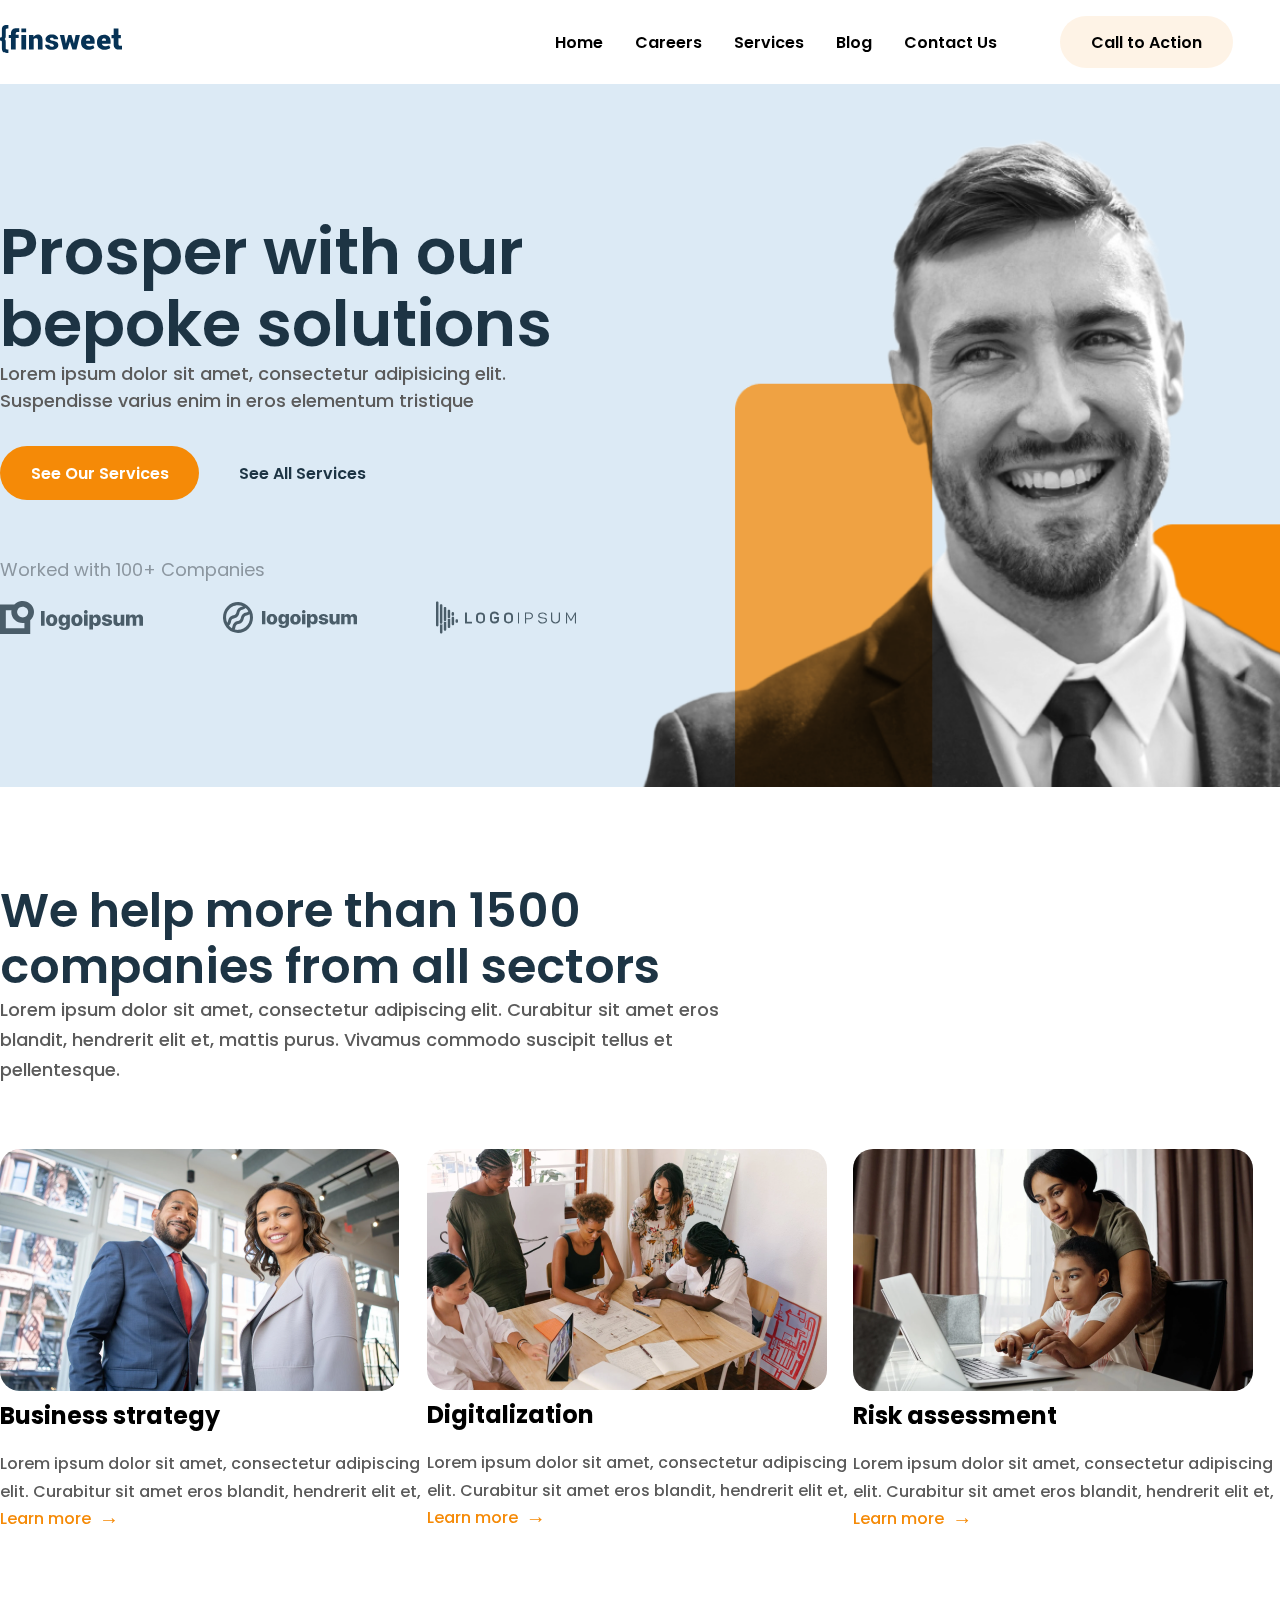
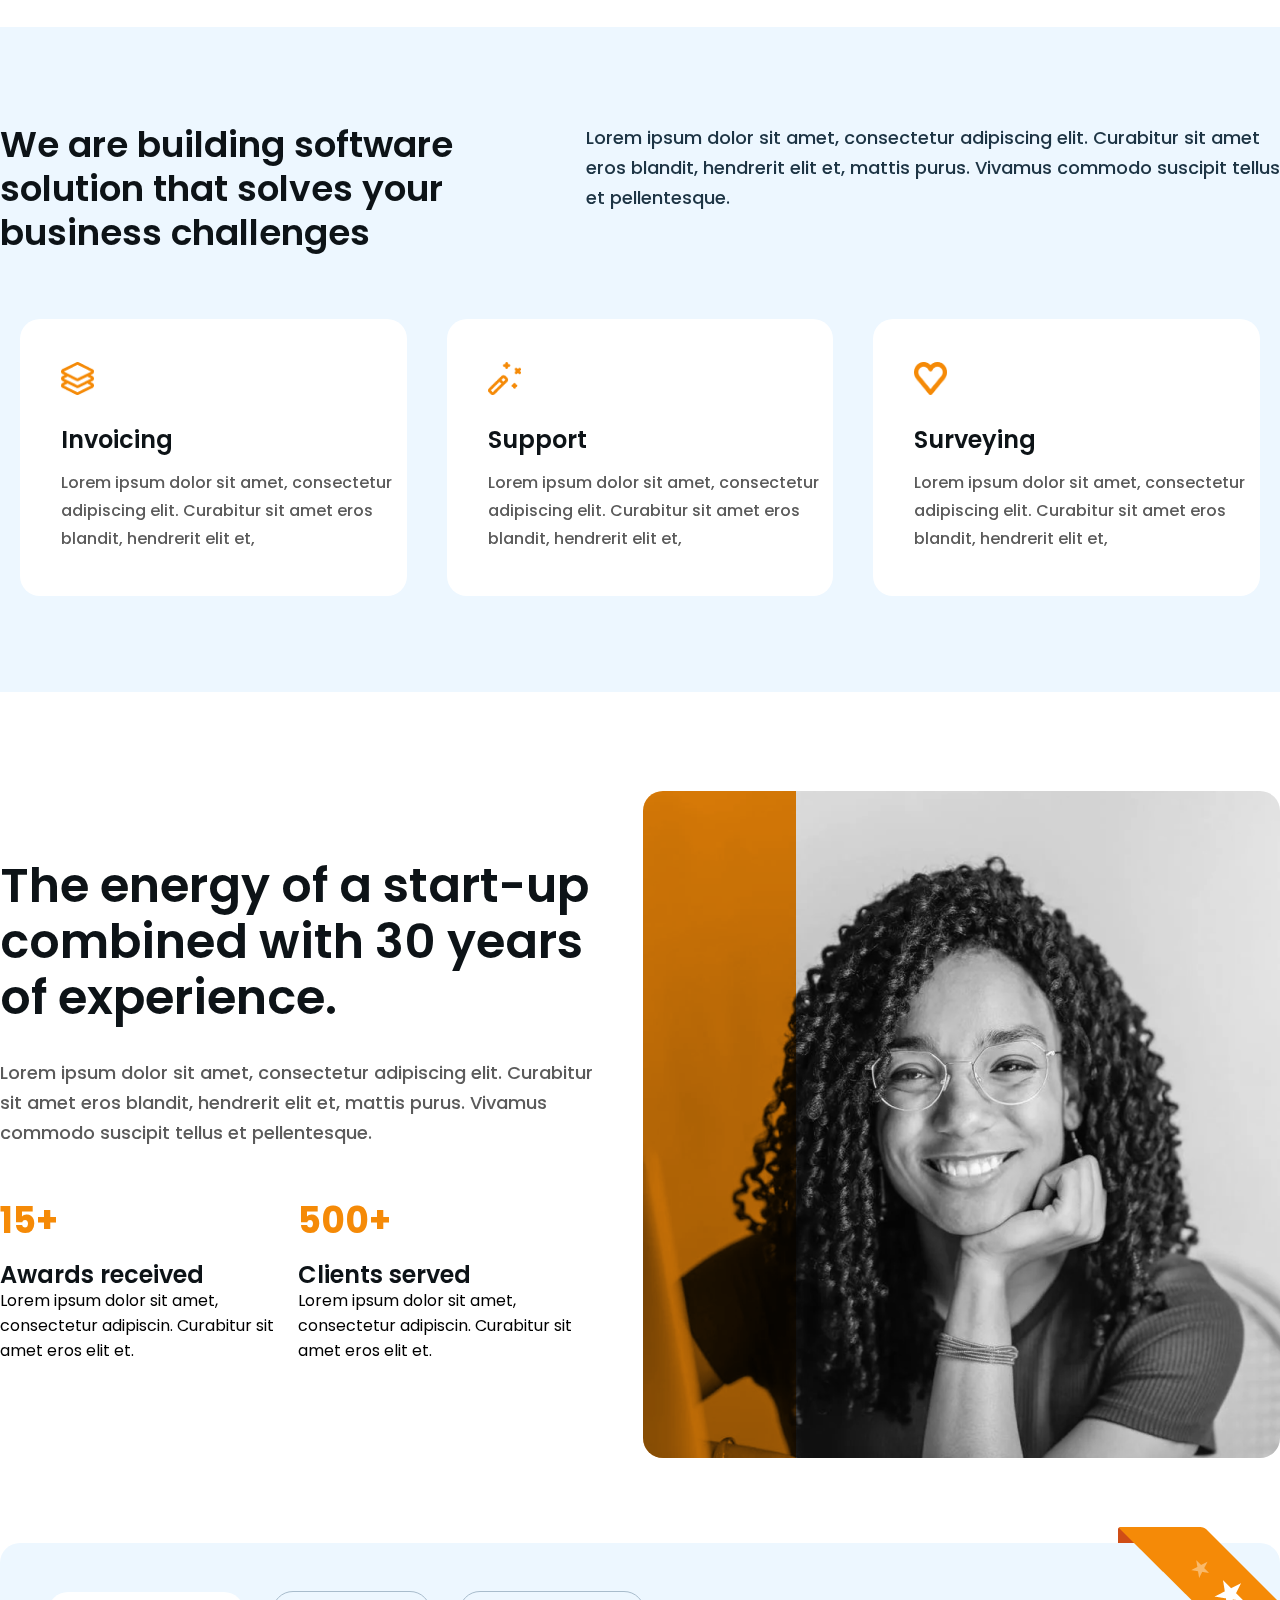
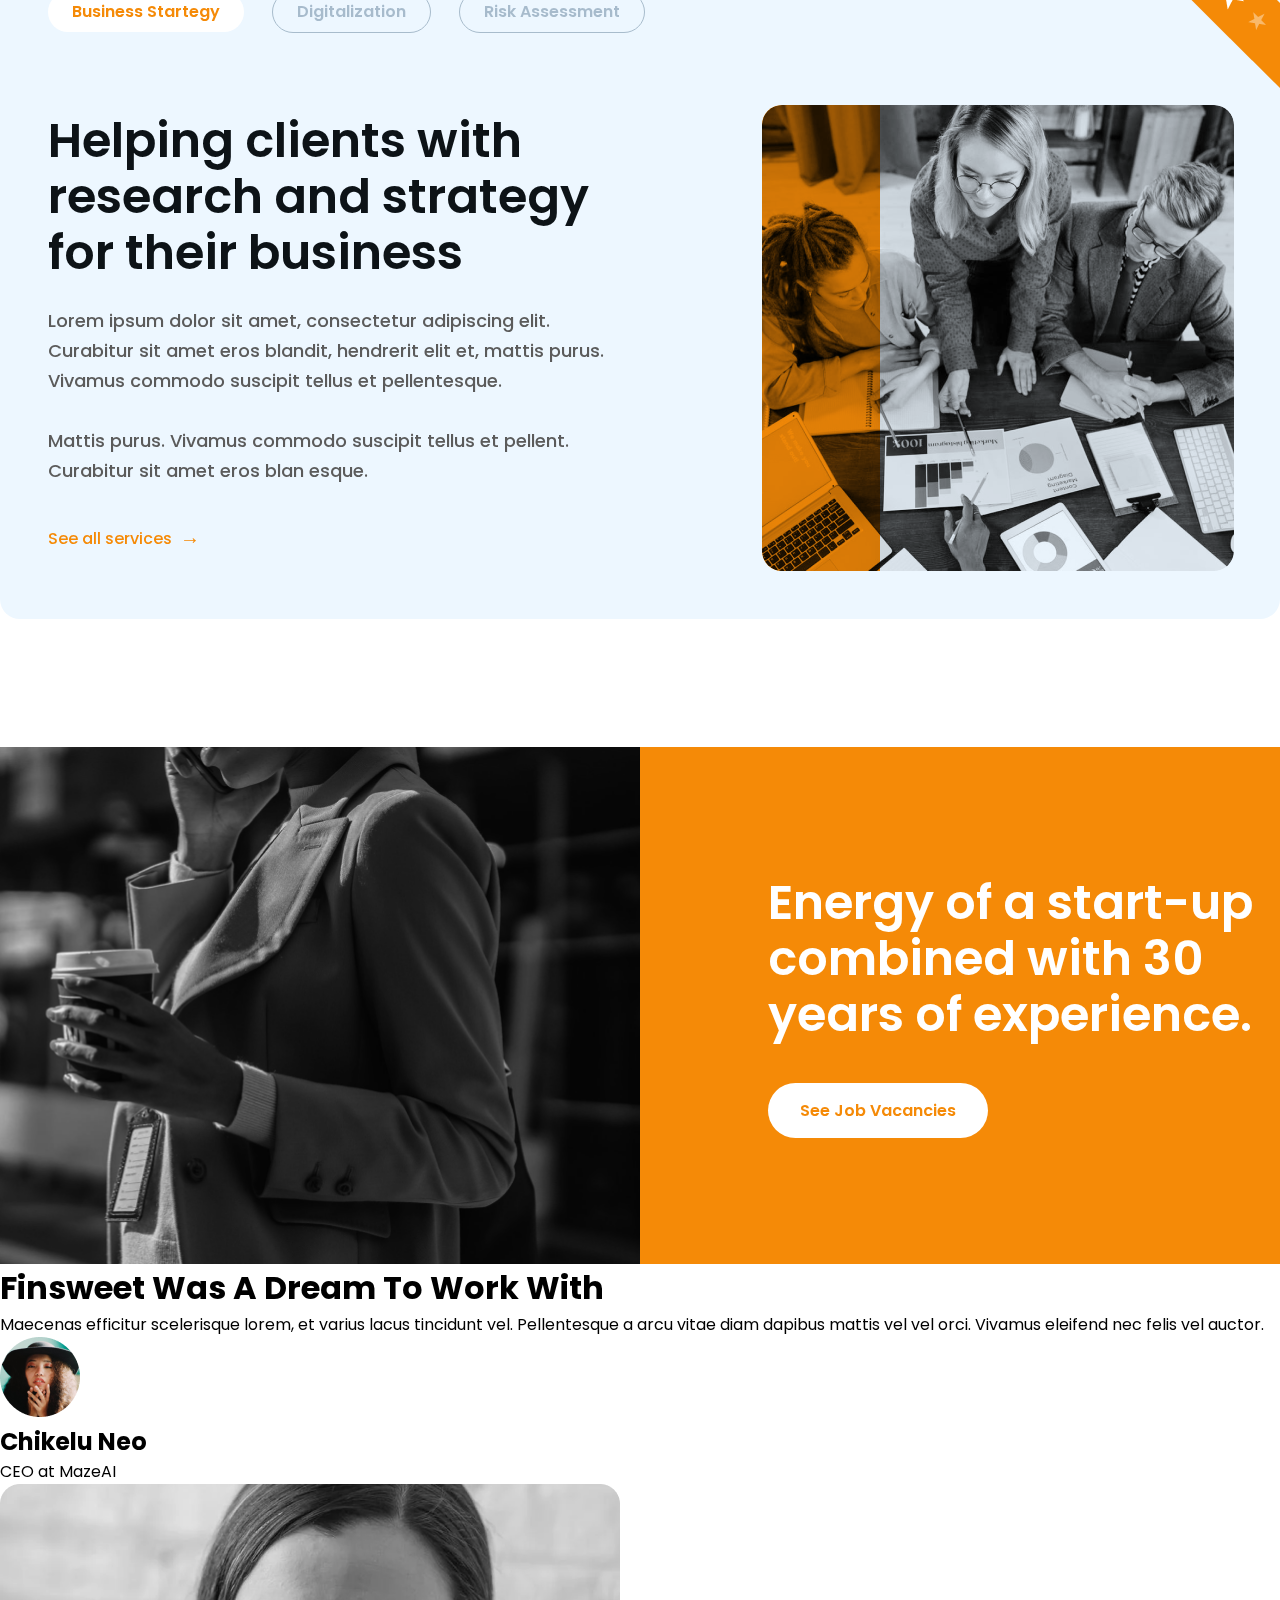
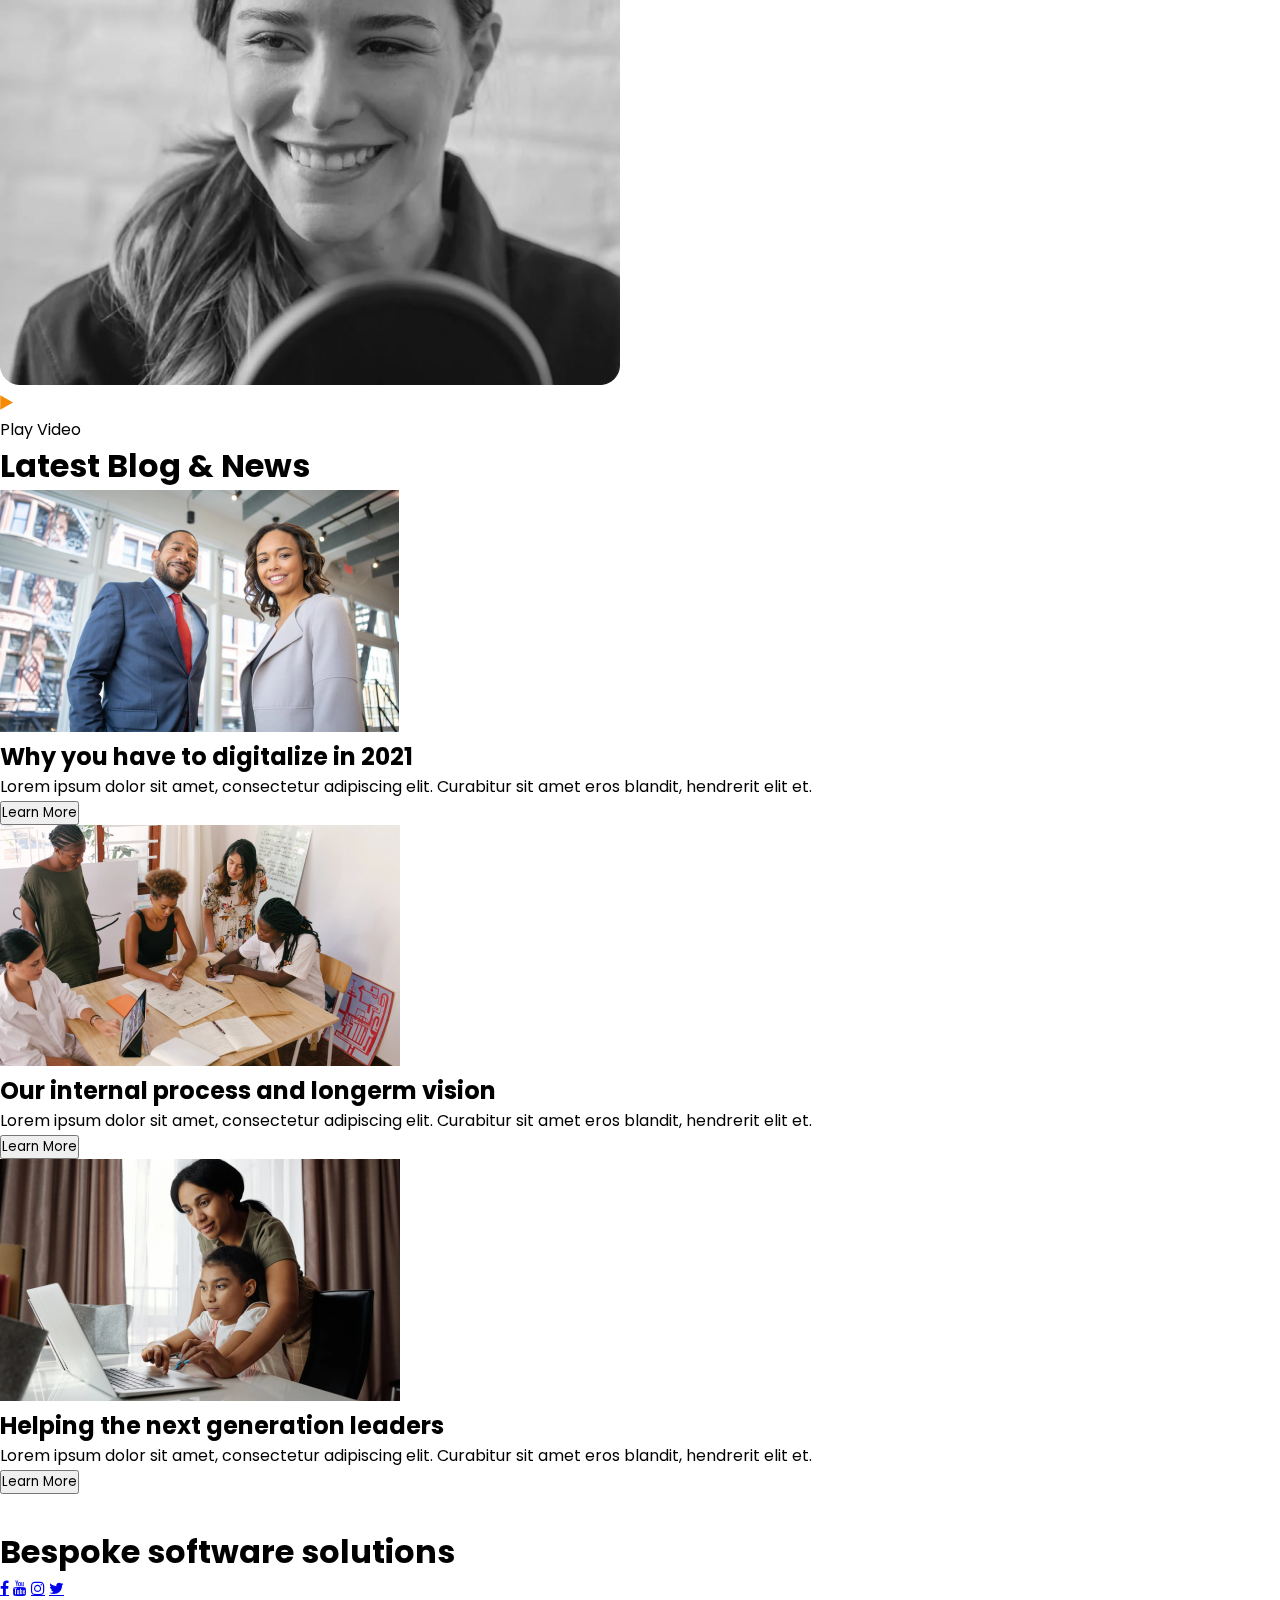
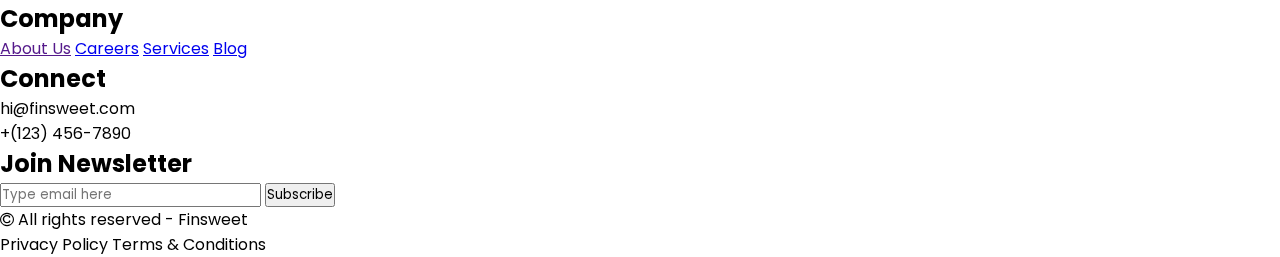
<file: index.html>
<!DOCTYPE html>
<html lang="en">
<head>
    <meta charset="UTF-8">
    <meta http-equiv="X-UA-Compatible" content="IE=edge">
    <meta name="viewport" content="width=device-width, initial-scale=1.0">

    <link rel="preconnect" href="https://fonts.googleapis.com">
    <link rel="preconnect" href="https://fonts.gstatic.com" crossorigin>
    <link href="https://fonts.googleapis.com/css2?family=Poppins:wght@400;500;600&display=swap" rel="stylesheet">
    <link rel="stylesheet" href="https://cdnjs.cloudflare.com/ajax/libs/font-awesome/4.7.0/css/font-awesome.min.css">
    <link rel="preconnect" href="https://fonts.googleapis.com">
    <link rel="preconnect" href="https://fonts.gstatic.com" crossorigin>
    <link href="https://fonts.googleapis.com/css2?family=Inter:wght@100;200;300;400;500;600&display=swap" rel="stylesheet">
    <link rel="stylesheet" href="css/home.css">
    <link rel="stylesheet" href="https://cdnjs.cloudflare.com/ajax/libs/font-awesome/4.7.0/css/font-awesome.min.css">

    <title>{finsweet</title>
</head>
<body>
    <header>
        <div class="navigation">
            <div class="nav-bar-logo">
                <img src="images/logo.svg" alt="nav_logo">
            </div>

            <nav class="nav-bar">
                    <div class="nav-bar-items">
                        <ul>
                            <li class="home-page"><a href="index.html">Home</a></li>
                            <li class="careers-page"><a href="careers.html">Careers</a></li>
                            <li class="services-page"><a href="services.html">Services</a></li>
                            <li class="blog-page"><a href="blog.html">Blog</a></li>
                            <li class="contact-page"><a href="contact.html">Contact Us</a></li>
                        </ul>
                    </div>
            
                    <div class="nav-bar-button">
                        <a href="">Call to Action</a>
                    </div>
            </nav>
        </div>
        <div class="main-header-bg back">    
            <div class="main-header">
                <div class="header">
                    <div class="header-text">
                        <h1>Prosper with our bepoke solutions</h1>
                        <p>Lorem ipsum dolor sit amet, consectetur adipisicing elit. Suspendisse varius enim in eros elementum tristique</p>
                    </div>

                    <div class="header-buttons">
                        <div class="header-button-1">
                            <a href="">See Our Services</a>
                        </div>
                        <div class="header-button-2">
                            <a href="">See All Services</a>
                        </div>
                    </div>

                    <div class="header-bottom">
                        <p>Worked with 100+ Companies</p>
                        <div class="header-logos">
                            <img src="images/header-logo-1.svg" alt="logo-1" id="header-logo-1">
                            <img src="images/heder-logo-2.svg" alt="logo-2" id="header-logo-2">
                            <img src="images/header-logo-3.svg" alt="logo-3" id="header-logo-3">
                        </div>
                    </div>
                </div>

                <div class="header-img">
                    <img src="images/header-image.png" alt="header-image" id="header-image">
                </div>
            </div>
        </div>
    </header>

    <div class="help-sec">
        <div class="help-sec-texts">
            <h2>We help more than 1500 companies from all sectors</h2>
            <p>Lorem ipsum dolor sit amet, consectetur adipiscing elit. Curabitur sit amet eros blandit, hendrerit elit et, mattis purus. Vivamus commodo suscipit tellus et pellentesque.</p>
        </div>
        <div class="help-sec-posts">
            <div class="help-post">
                <img src="images/post1.png" alt="post1">
                <h2>Business strategy</h2>
                <p>Lorem ipsum dolor sit amet, consectetur adipiscing elit. Curabitur sit amet eros blandit, hendrerit elit et, </p>
                <a>Learn more</a>
            </div>
            <div class="help-post">
                <img src="images/post-2.png" alt="post2">
                <h2>Digitalization</h2>
                <p>Lorem ipsum dolor sit amet, consectetur adipiscing elit. Curabitur sit amet eros blandit, hendrerit elit et, </p>
                <a>Learn more</a>
            </div>
            <div class="help-post">
                <img src="images/post-3.png" alt="post3">
                <h2>Risk assessment</h2>
                <p>Lorem ipsum dolor sit amet, consectetur adipiscing elit. Curabitur sit amet eros blandit, hendrerit elit et, </p>
                <a>Learn more</a>
            </div>
        </div>
    </div>
    <div class="feature-sec-bg">
        <div class="feature-sec">

            <div class="feature-sec-head">
                <h1>We are building software solution that solves your business challenges</h1>
                <p>Lorem ipsum dolor sit amet, consectetur adipiscing elit. Curabitur sit amet eros blandit, hendrerit elit et, mattis purus. Vivamus commodo suscipit tellus et pellentesque.</p>
            </div>

            <div class="feature-sec-features">
                <div class="features">
                    <img src="images/Icon-layer.png" alt="layer_icon">
                    <h3>Invoicing</h3>
                    <p>Lorem ipsum dolor sit amet, consectetur adipiscing elit. Curabitur sit amet eros blandit, hendrerit elit et, </p>
                </div>
                <div class="features">
                    <img src="images/Icon-wizard.png" alt="wizard_icon">
                    <h3>Support</h3>
                    <p>Lorem ipsum dolor sit amet, consectetur adipiscing elit. Curabitur sit amet eros blandit, hendrerit elit et, </p>
                </div>
                <div class="features">
                    <img src="images/Icon-heart.png" alt="heart_icon">
                    <h3>Surveying</h3>
                    <p>Lorem ipsum dolor sit amet, consectetur adipiscing elit. Curabitur sit amet eros blandit, hendrerit elit et, </p>
                </div>
            </div>
        </div>
    </div>
    <section class="about-sec">
        <div class="about-articles">
            <div class="about-articles-top">
                <h1>The energy of a start-up combined with 30 years of experience.</h1>
                <p>Lorem ipsum dolor sit amet, consectetur adipiscing elit. Curabitur sit amet eros blandit, hendrerit elit et, mattis purus. Vivamus commodo suscipit tellus et pellentesque.</p>
            </div>
            <div class="about-articles-bottom">
                <div class="articles-bottom-left">
                    <p id="abl-1">15+</p>
                    <p id="abl-2">Awards received</p>
                    <p id="abl-3">Lorem ipsum dolor sit amet, consectetur adipiscin. Curabitur sit amet eros elit et.</p>
                </div>
                <div class="articles-bottom-right">
                    <p id="abl-1">500+</p>
                    <p id="abl-2">Clients served</p>
                    <p id="abl-3">Lorem ipsum dolor sit amet, consectetur adipiscin. Curabitur sit amet eros elit et.</p>
                </div>
            </div>

        </div>
        <div class="about-sec-img">
            <img src="images/about-image.png" alt="about_image">
        </div>
    </section>

    <section class="service-sec-bg">
        <div class="service-left">
            <div class="service-tab">
                <button class="service-btn1">Business Startegy</button>
                <button class="service-btn2">Digitalization</button>
                <button class="service-btn3">Risk assessment</button>
            </div>
            <div class="service-articles">
                <h1>Helping clients with research and strategy for their business</h1>
                <p>Lorem ipsum dolor sit amet, consectetur adipiscing elit. Curabitur sit amet eros blandit, hendrerit elit et, mattis purus. Vivamus commodo suscipit tellus et pellentesque.<br><br>Mattis purus. Vivamus commodo suscipit tellus et pellent. Curabitur sit amet eros blan esque. </p>
                <a href="">See all services</a>
            </div>
        </div>
        <div class="service-right">
            <div class="service-ribbon">
                <img src="images/Ribbon.png" alt="service ribbon">
            </div>
            <div class="service-img">
                <img src="images/team.png" alt="service team">
            </div>
        </div>
    </section>

    <section class="cta-sec">
        <div class="cta-sec-left">
        </div>
        <div class="cta-sec-right">
            <p>Energy of a start-up combined with 30 years of experience.</p>
            <button>See Job Vacancies</button>
        </div>
    </section>
    <section class="video-sec">
        <div class="video-sec-left">
            <div class="vsl-articles">
                <h1>Finsweet Was A Dream To Work With</h1>
                <p>Maecenas efficitur scelerisque lorem, et varius lacus tincidunt vel. Pellentesque a arcu vitae diam dapibus mattis vel vel orci. Vivamus eleifend nec felis vel auctor.</p>
            </div>
            <div class="vsl-profile">
                <div class="vsl-pro-pic">
                    <img src="images/video-profile.png" alt="profile pic">
                </div>
                <div class="vsl-pro-texts">
                    <h2>Chikelu Neo</h2>
                    <p>CEO at MazeAI</p>
                </div>  
            </div>
        </div>
        <div class="video-sec-right">
            <img src="images/video-image.png" alt="video image">
            <div class="vsr-btn">
                <div class="vsr-btn-bg"><img src="images/play-icon.svg" alt="play icon"></div>
                <p>Play Video</p>
            </div>
        </div>
    </section>

    <div class="latest-sec-bg">
        <section class="latest-section">
            <h1>Latest Blog & News</h1>
            <div class="blog-items">
                <div class="blog-1">
                    <img src="images/post1.png" alt="blog post1">
                    <h2>Why you have to digitalize in 2021</h2>
                    <p>Lorem ipsum dolor sit amet, consectetur adipiscing elit. Curabitur sit amet eros blandit, hendrerit elit et.</p>
                    <button>Learn More</button>
                </div>
                <div class="blog-2">
                    <img src="images/post-2.png" alt="blog post2">
                    <h2>Our internal process and longerm vision</h2>
                    <p>Lorem ipsum dolor sit amet, consectetur adipiscing elit. Curabitur sit amet eros blandit, hendrerit elit et.</p>
                    <button>Learn More</button>
                </div>
                <div class="blog-3">
                    <img src="images/post-3.png" alt="blog post3">
                    <h2>Helping the next generation leaders</h2>
                    <p>Lorem ipsum dolor sit amet, consectetur adipiscing elit. Curabitur sit amet eros blandit, hendrerit elit et.</p>
                    <button>Learn More</button>
                </div>
            </div>
        </section>
    </div>
    <footer class="footer-bg">
        <section class="footer-top">
            <div class="footer-left">
                <img src="images/logo-white.svg" alt="finsweet-logo">
                <h1>Bespoke software solutions</h1>
                <div class="social-medias">
                    <a href="#" class="fa fa-facebook"></a>
                    <a href="#" class="fa fa-youtube"></a>
                    <a href="#" class="fa fa-instagram"></a>
                    <a href="#" class="fa fa-twitter"></a>
                </div>
            </div>
            <div class="footer-company">
                <h2>Company</h2>
                <div class="fcompany">
                    <a class="fcompany-about" href="">About Us</a>
                    <a class="fcompany-careers" href="careers.html">Careers</a>
                    <a class="fcompany-services" href="services.html">Services</a>
                    <a class="fcompany-blog" href="blog.html">Blog</a>
                </div>
            </div>
            <div class="footer-connect">
                <h2>Connect</h2>
                <div class="fconnect">
                <p class="fconnect-email">hi@finsweet.com</p>
                <p class="fconnect-phone">+(123) 456-7890</p>
                </div>
            </div>
            <div class="footer-subscribe">
                <h2>Join Newsletter</h2>
                <input type="text" placeholder="Type email here">
                <button>Subscribe</button>
            </div>
        </section>
        <section class="footer-bottom">
            <div class="footer-bottom-shapes">
                <div class="shape-left"></div>
                <div class="shape-right"></div>
            </div>
            <div class="footer-bottom-texts">
                <p><i class="fa fa-copyright"></i> All rights reserved - Finsweet</p>
                <div class="footer-bottom-links">
                    <a>Privacy Policy</a>
                    <a>Terms & Conditions</a>
                </div>
            </div>
        </section>
    </footer>
</body>
</html>
</file>
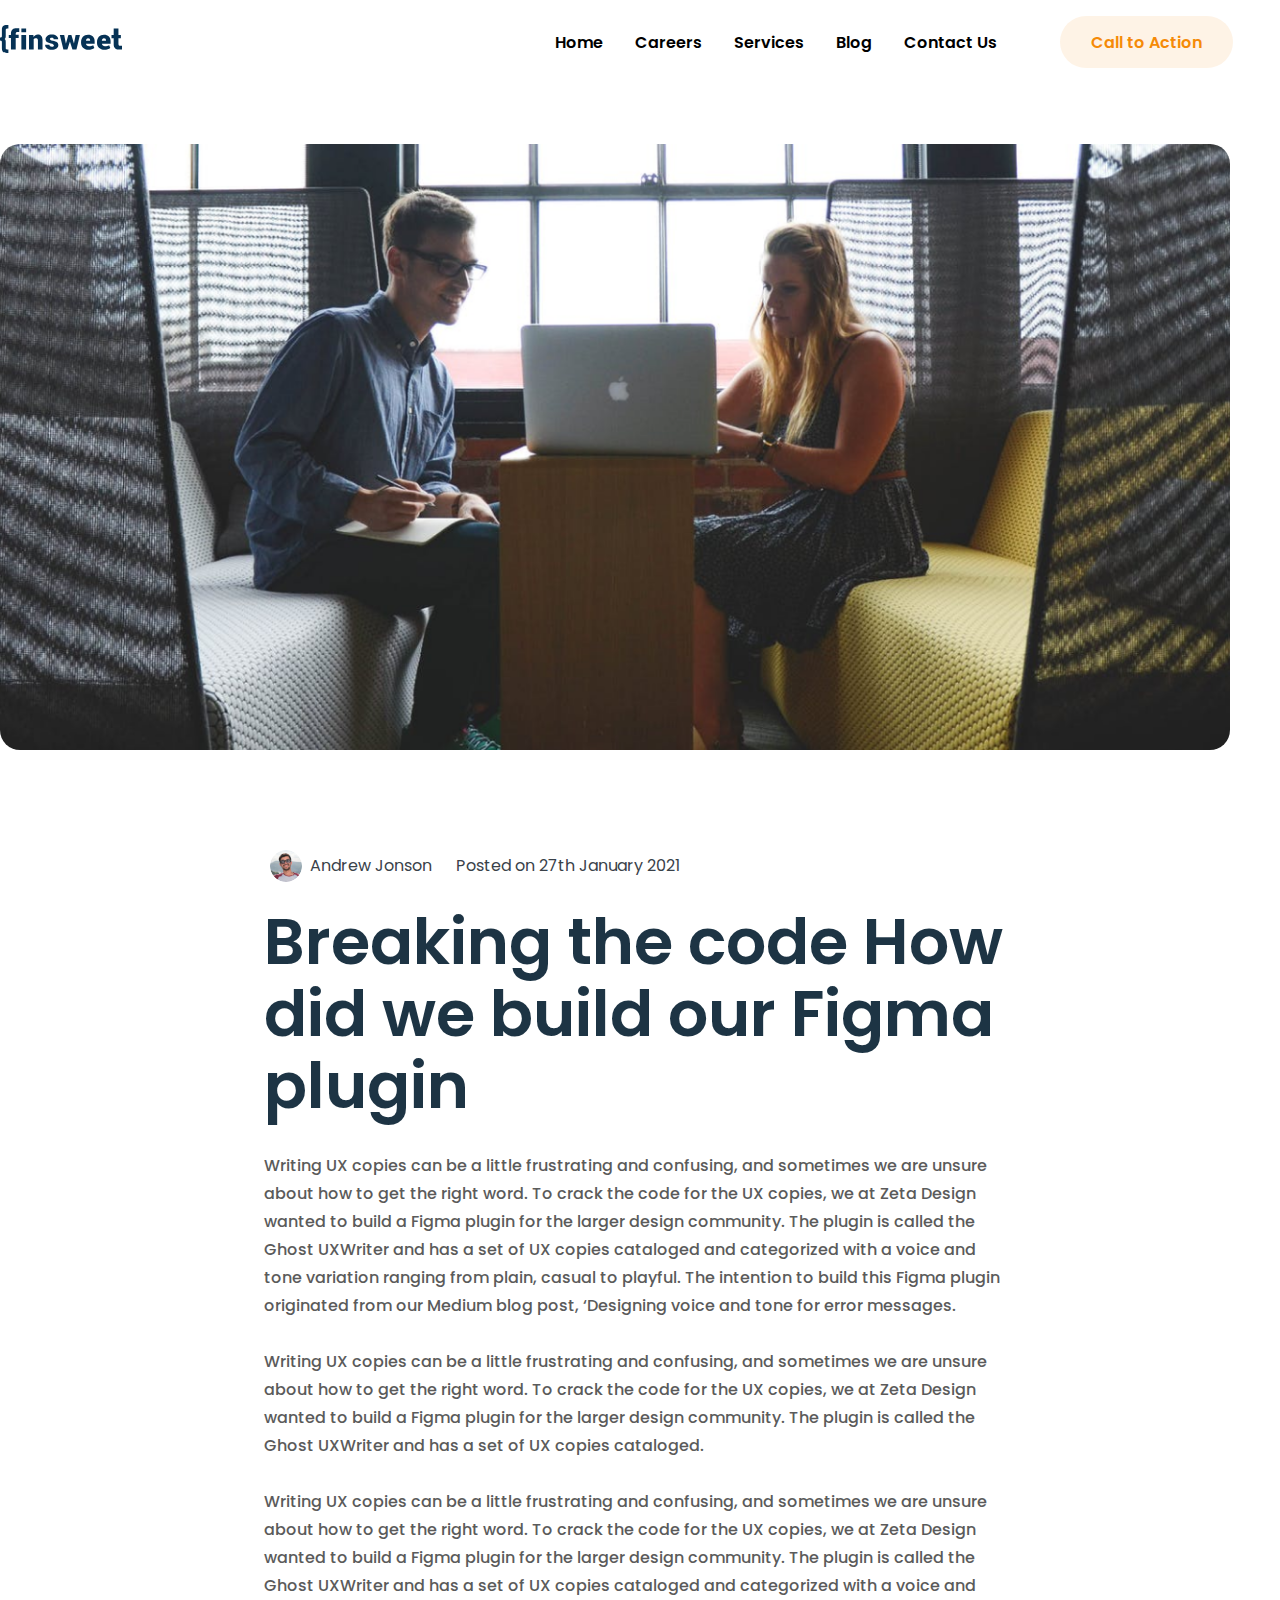
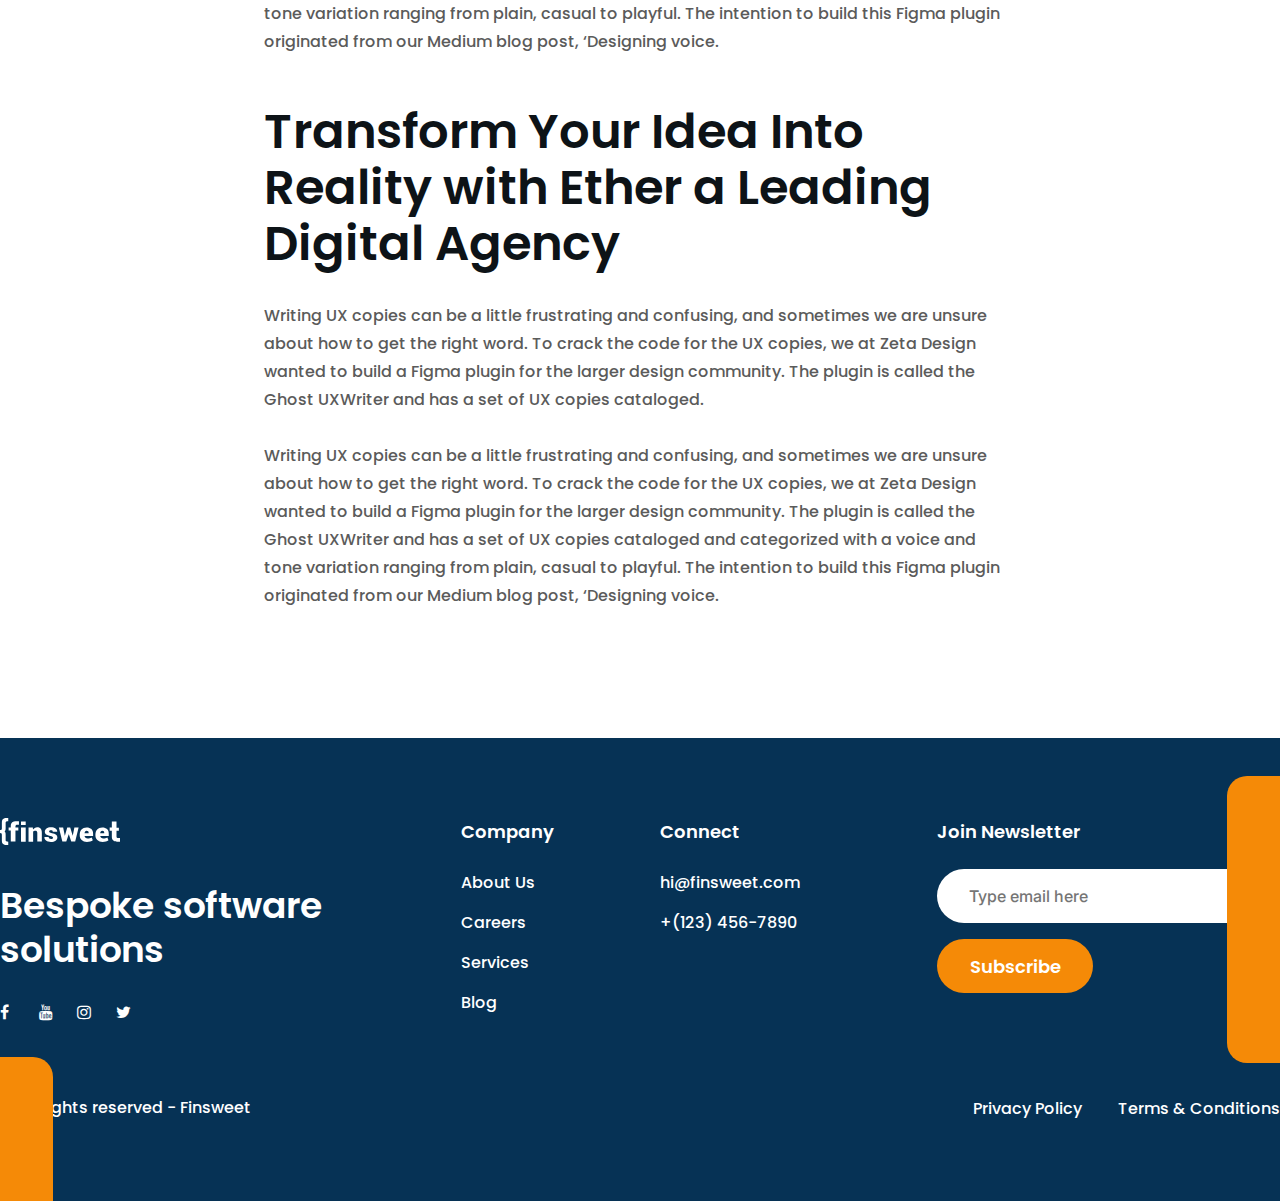
<file: blog-inner.html>
<!DOCTYPE html>
<html lang="en">
<head>
    <meta charset="UTF-8">
    <meta http-equiv="X-UA-Compatible" content="IE=edge">
    <meta name="viewport" content="width=device-width, initial-scale=1.0">

    <link rel="preconnect" href="https://fonts.googleapis.com">
    <link rel="preconnect" href="https://fonts.gstatic.com" crossorigin>
    <link href="https://fonts.googleapis.com/css2?family=Poppins:wght@400;500;600&display=swap" rel="stylesheet">
    <link rel="stylesheet" href="https://cdnjs.cloudflare.com/ajax/libs/font-awesome/4.7.0/css/font-awesome.min.css">
    <link rel="preconnect" href="https://fonts.googleapis.com">
    <link rel="preconnect" href="https://fonts.gstatic.com" crossorigin>
    <link href="https://fonts.googleapis.com/css2?family=Inter:wght@100;200;300;400;500;600&display=swap" rel="stylesheet">
    <link rel="stylesheet" href="css/blog-inner.css">
    <link rel="stylesheet" href="https://cdnjs.cloudflare.com/ajax/libs/font-awesome/4.7.0/css/font-awesome.min.css">

    <title>{finsweet</title>
</head>
<body>
    <header>
        <section class="navigation">
            <div class="nav-bar-logo">
                <img src="images/logo.svg" alt="nav_logo">
            </div>

            <nav class="nav-bar">
                    <div class="nav-bar-items">
                        <ul>
                            <li class="home-page"><a href="index.html">Home</a></li>
                            <li class="careers-page"><a href="careers.html">Careers</a></li>
                            <li class="services-page"><a href="services.html">Services</a></li>
                            <li class="blog-page"><a href="">Blog</a></li>
                            <li class="contact-page"><a href="">Contact Us</a></li>
                        </ul>
                    </div>
            
                    <div class="nav-bar-button">
                        <a href="">Call to Action</a>
                    </div>
            </nav>
        </section>
    </header>
    <section class="blog-post">
        <img src="images/blog-inner.png" alt="blog image">
        <div class="member">
            <img src="images/blog-profile.png" alt="member">
            <p class="m-name">Andrew Jonson</p>
            <p class="m-date">Posted on 27th January 2021</p>
        </div>
        <div class="blog-articles">
            <div class="post">
                <h1>Breaking the code How did we build our Figma plugin</h1>
                <p>Writing UX copies can be a little frustrating and confusing, and sometimes we are unsure about how to get the right word. To crack the code for the UX copies, we at Zeta Design wanted to build a Figma plugin for the larger design community. The plugin is called the Ghost UXWriter and has a set of UX copies cataloged and categorized with a voice and tone variation ranging from plain, casual to playful. The intention to build this Figma plugin originated from our Medium blog post, ‘Designing voice and tone for error messages.<br><br>Writing UX copies can be a little frustrating and confusing, and sometimes we are unsure about how to get the right word. To crack the code for the UX copies, we at Zeta Design wanted to build a Figma plugin for the larger design community. The plugin is called the Ghost UXWriter and has a set of UX copies cataloged.<br><br>Writing UX copies can be a little frustrating and confusing, and sometimes we are unsure about how to get the right word. To crack the code for the UX copies, we at Zeta Design wanted to build a Figma plugin for the larger design community. The plugin is called the Ghost UXWriter and has a set of UX copies cataloged and categorized with a voice and tone variation ranging from plain, casual to playful. The intention to build this Figma plugin originated from our Medium blog post, ‘Designing voice.</p>
                <h2>Transform Your Idea Into Reality with Ether a Leading Digital Agency</h2>
                <p>Writing UX copies can be a little frustrating and confusing, and sometimes we are unsure about how to get the right word. To crack the code for the UX copies, we at Zeta Design wanted to build a Figma plugin for the larger design community. The plugin is called the Ghost UXWriter and has a set of UX copies cataloged.<br><br>Writing UX copies can be a little frustrating and confusing, and sometimes we are unsure about how to get the right word. To crack the code for the UX copies, we at Zeta Design wanted to build a Figma plugin for the larger design community. The plugin is called the Ghost UXWriter and has a set of UX copies cataloged and categorized with a voice and tone variation ranging from plain, casual to playful. The intention to build this Figma plugin originated from our Medium blog post, ‘Designing voice.</p>
            </div>
        </div>
    </section>
    <footer class="footer-bg">
        <section class="footer-top">
            <div class="footer-left">
                <img src="images/logo-white.svg" alt="finsweet-logo">
                <h1>Bespoke software solutions</h1>
                <div class="social-medias">
                    <a href="#" class="fa fa-facebook"></a>
                    <a href="#" class="fa fa-youtube"></a>
                    <a href="#" class="fa fa-instagram"></a>
                    <a href="#" class="fa fa-twitter"></a>
                </div>
            </div>
            <div class="footer-company">
                <h2>Company</h2>
                <div class="fcompany">
                    <a class="fcompany-about" href="">About Us</a>
                    <a class="fcompany-careers" href="">Careers</a>
                    <a class="fcompany-services" href="">Services</a>
                    <a class="fcompany-blog" href="">Blog</a>
                </div>
            </div>
            <div class="footer-connect">
                <h2>Connect</h2>
                <div class="fconnect">
                <p class="fconnect-email">hi@finsweet.com</p>
                <p class="fconnect-phone">+(123) 456-7890</p>
                </div>
            </div>
            <div class="footer-subscribe">
                <h2>Join Newsletter</h2>
                <input type="text" placeholder="Type email here">
                <button>Subscribe</button>
            </div>
        </section>
        <section class="footer-bottom">
            <div class="footer-bottom-shapes">
                <div class="shape-left"></div>
                <div class="shape-right"></div>
            </div>
            <div class="footer-bottom-texts">
                <p><i class="fa fa-copyright"></i> All rights reserved - Finsweet</p>
                <div class="footer-bottom-links">
                    <a>Privacy Policy</a>
                    <a>Terms & Conditions</a>
                </div>
            </div>
        </section>
    </footer>
</body>
</html>
</file>
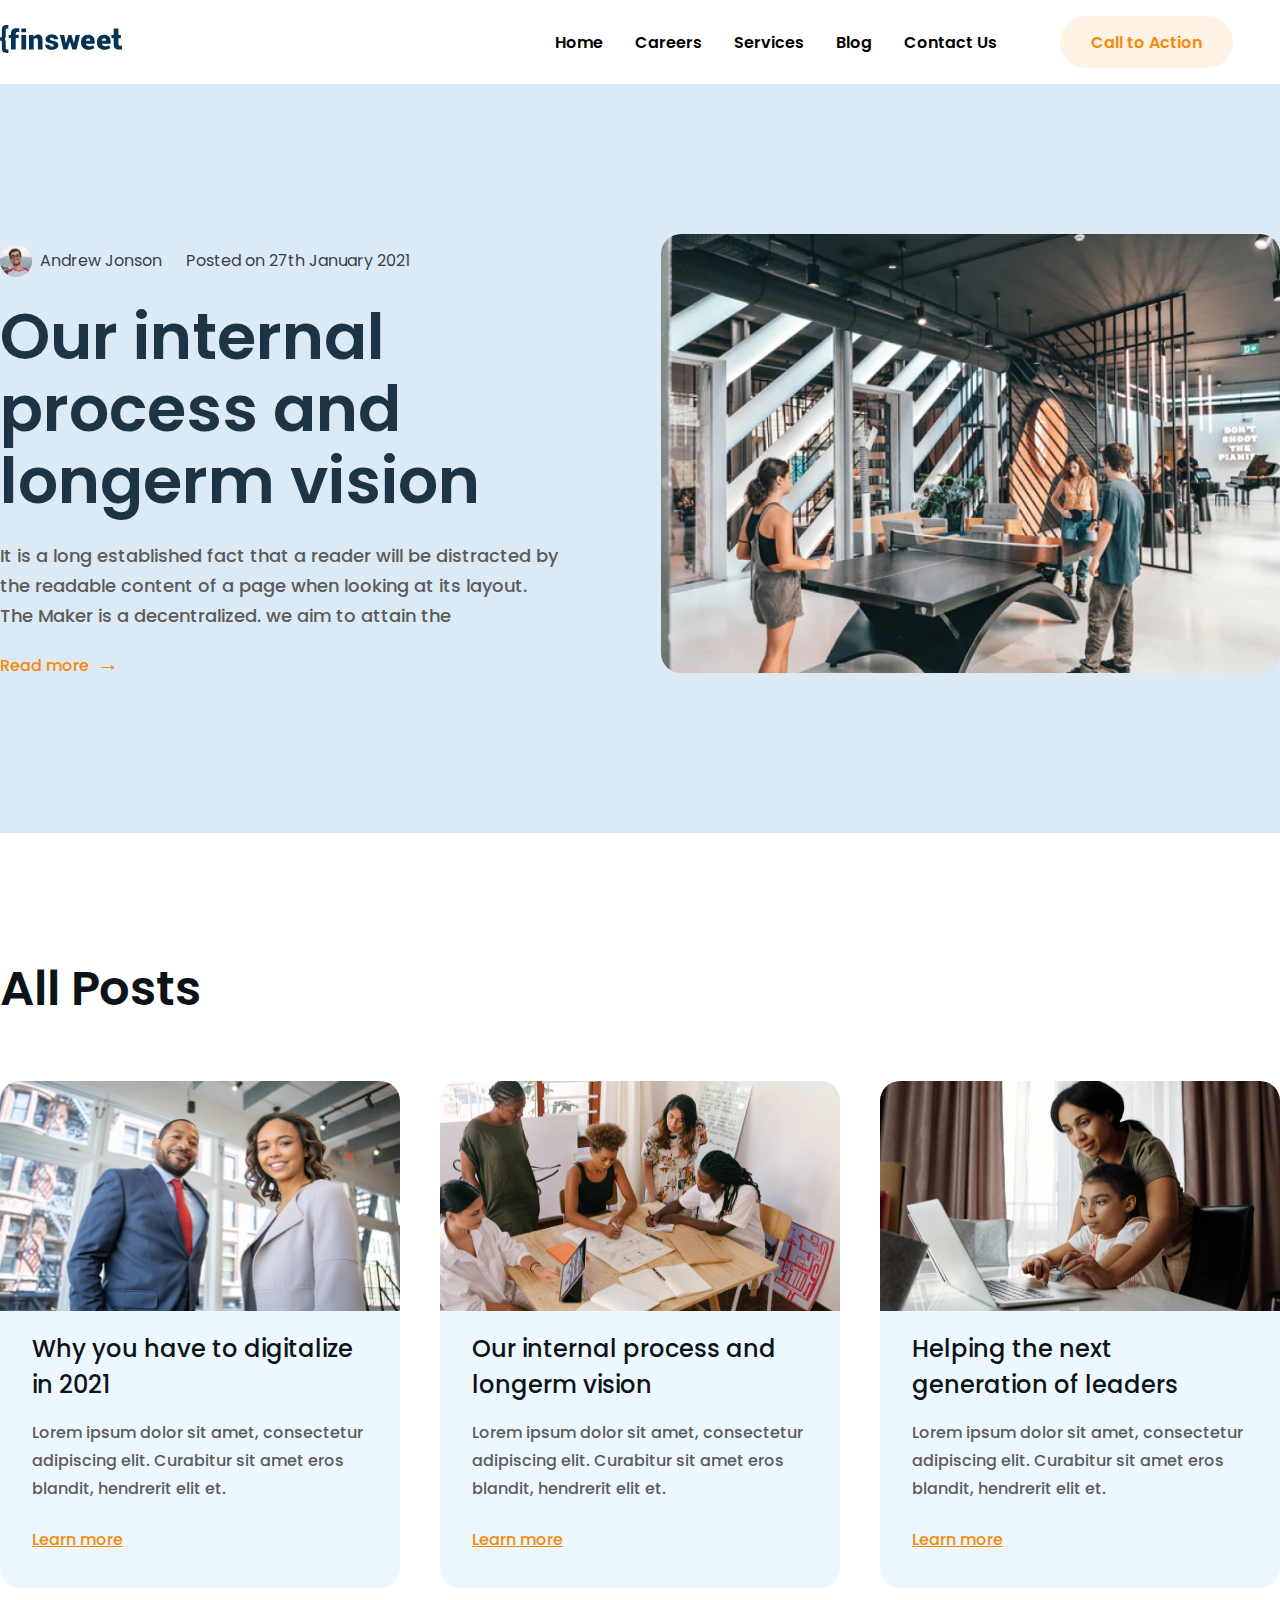
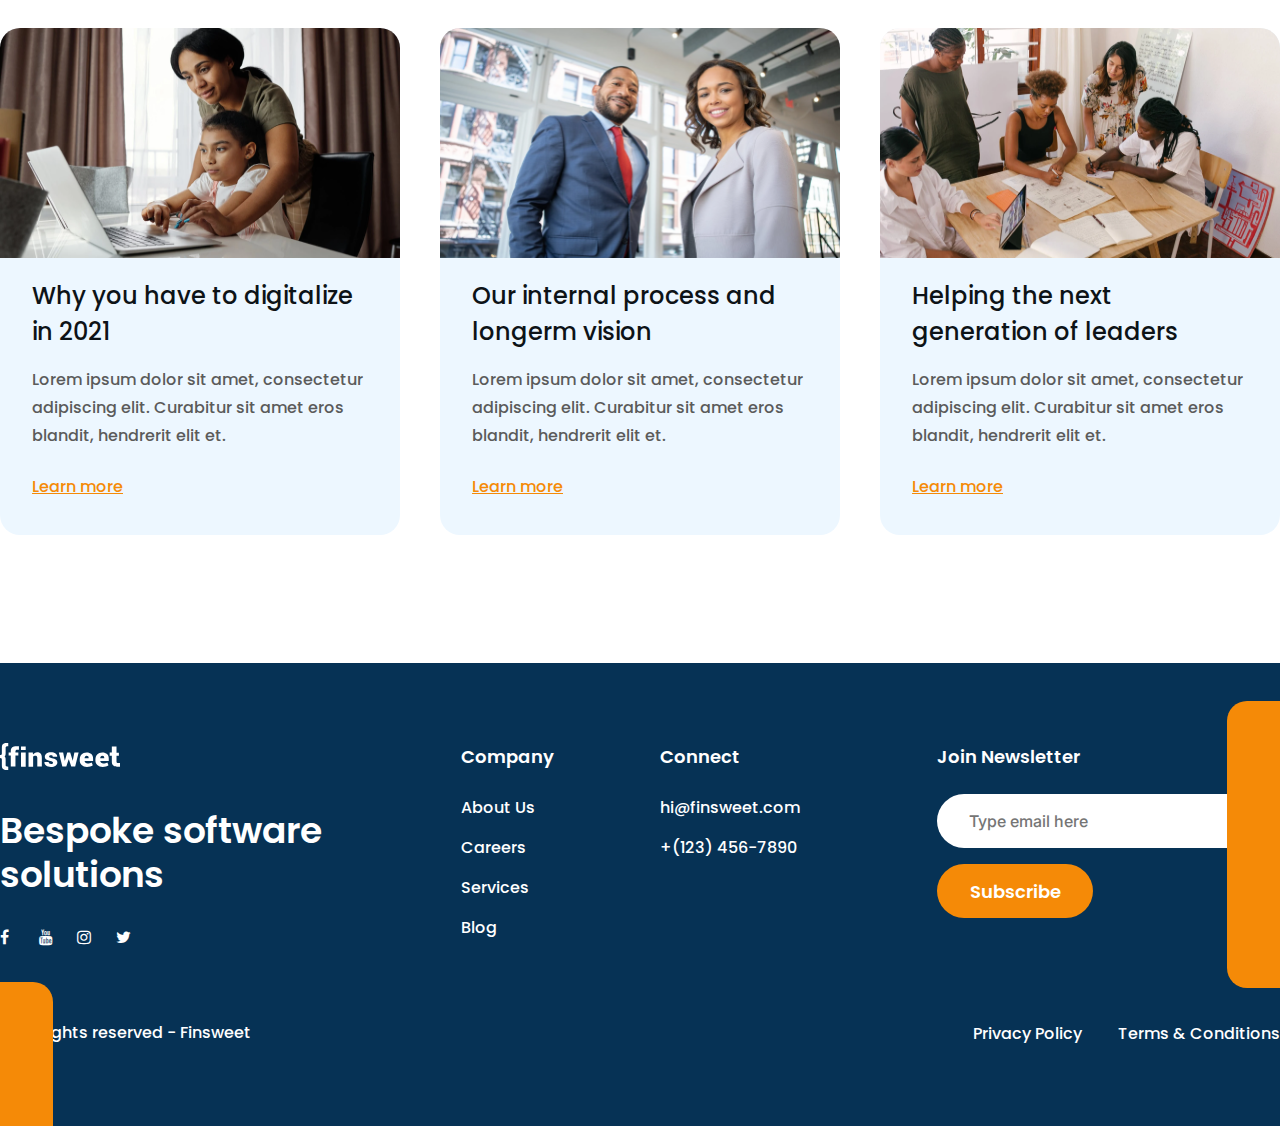
<file: blog.html>
<!DOCTYPE html>
<html lang="en">
<head>
    <meta charset="UTF-8">
    <meta http-equiv="X-UA-Compatible" content="IE=edge">
    <meta name="viewport" content="width=device-width, initial-scale=1.0">

    <link rel="preconnect" href="https://fonts.googleapis.com">
    <link rel="preconnect" href="https://fonts.gstatic.com" crossorigin>
    <link href="https://fonts.googleapis.com/css2?family=Poppins:wght@400;500;600&display=swap" rel="stylesheet">
    <link rel="stylesheet" href="https://cdnjs.cloudflare.com/ajax/libs/font-awesome/4.7.0/css/font-awesome.min.css">
    <link rel="preconnect" href="https://fonts.googleapis.com">
    <link rel="preconnect" href="https://fonts.gstatic.com" crossorigin>
    <link href="https://fonts.googleapis.com/css2?family=Inter:wght@100;200;300;400;500;600&display=swap" rel="stylesheet">
    <link rel="stylesheet" href="css/blog.css">
    <link rel="stylesheet" href="https://cdnjs.cloudflare.com/ajax/libs/font-awesome/4.7.0/css/font-awesome.min.css">

    <title>{finsweet</title>
</head>
<body>
    <header>
        <section class="navigation">
            <div class="nav-bar-logo">
                <img src="images/logo.svg" alt="nav_logo">
            </div>

            <nav class="nav-bar">
                    <div class="nav-bar-items">
                        <ul>
                            <li class="home-page"><a href="index.html">Home</a></li>
                            <li class="careers-page"><a href="careers.html">Careers</a></li>
                            <li class="services-page"><a href="services.html">Services</a></li>
                            <li class="blog-page"><a href="blog.html">Blog</a></li>
                            <li class="contact-page"><a href="contact.html">Contact Us</a></li>
                        </ul>
                    </div>
            
                    <div class="nav-bar-button">
                        <a href="">Call to Action</a>
                    </div>
            </nav>
        </section>
        <section class="main-header-bg">
            <div class="main-header">
                <div class="header-texts">
                    <div class="header-profile">
                        <img src="images/blog-profile.png" alt="blog profile">
                        <p class="hp-name">Andrew Jonson</p>
                        <p class="hp-date">Posted on 27th January 2021</p>
                    </div>
                    <h1>Our internal process and longerm vision</h1>
                    <p class="ht-p">It is a long established fact that a reader will be distracted by the readable content of a page when looking at its layout. The Maker is a decentralized. we aim to attain the</p>
                    <a href="blog-inner.html">Read more</a>
                </div>
                <div class="header-image">
                </div>
            </div>
        </section>
    </header>
    <section class="latest-section">
        <h2>All Posts</h2>
        <div class="blog-items">
            <div class="blog1 blogs">
                <img src="images/post1.png" alt="blog post">
                <h2>Why you have to digitalize in 2021</h2>
                <p>Lorem ipsum dolor sit amet, consectetur adipiscing elit. Curabitur sit amet eros blandit, hendrerit elit et.</p>
                <a href="blog-inner.html">Learn more</a>
            </div>
            <div class="blog2 blogs">
                <img src="images/post-2.png" alt="blog post">
                <h2>Our internal process and longerm vision</h2>
                <p>Lorem ipsum dolor sit amet, consectetur adipiscing elit. Curabitur sit amet eros blandit, hendrerit elit et.</p>
                <a href="blog-inner.html">Learn more</a>
            </div>
            <div class="blog3 blogs">
                <img src="images/post-3.png" alt="blog post">
                <h2>Helping the next generation of leaders</h2>
                <p>Lorem ipsum dolor sit amet, consectetur adipiscing elit. Curabitur sit amet eros blandit, hendrerit elit et.</p>
                <a href="blog-inner.html">Learn more</a>
            </div>
            <div class="blog4 blogs">
                <img src="images/post-3.png" alt="blog post">
                <h2>Why you have to digitalize in 2021</h2>
                <p>Lorem ipsum dolor sit amet, consectetur adipiscing elit. Curabitur sit amet eros blandit, hendrerit elit et.</p>
                <a href="blog-inner.html">Learn more</a>
            </div>
            <div class="blog5 blogs">
                <img src="images/post1.png" alt="blog post">
                <h2>Our internal process and longerm vision</h2>
                <p>Lorem ipsum dolor sit amet, consectetur adipiscing elit. Curabitur sit amet eros blandit, hendrerit elit et.</p>
                <a href="blog-inner.html">Learn more</a>
            </div>
            <div class="blog6 blogs">
                <img src="images/post-2.png" alt="blog post">
                <h2>Helping the next generation of leaders</h2>
                <p>Lorem ipsum dolor sit amet, consectetur adipiscing elit. Curabitur sit amet eros blandit, hendrerit elit et.</p>
                <a href="blog-inner.html">Learn more</a>
            </div>
        </div>
    </section>
    <footer class="footer-bg">
        <section class="footer-top">
            <div class="footer-left">
                <img src="images/logo-white.svg" alt="finsweet-logo">
                <h1>Bespoke software solutions</h1>
                <div class="social-medias">
                    <a href="#" class="fa fa-facebook"></a>
                    <a href="#" class="fa fa-youtube"></a>
                    <a href="#" class="fa fa-instagram"></a>
                    <a href="#" class="fa fa-twitter"></a>
                </div>
            </div>
            <div class="footer-company">
                <h2>Company</h2>
                <div class="fcompany">
                    <a class="fcompany-about" href="">About Us</a>
                    <a class="fcompany-careers" href="careers.html">Careers</a>
                    <a class="fcompany-services" href="services.html">Services</a>
                    <a class="fcompany-blog" href="blog.html">Blog</a>
                </div>
            </div>
            <div class="footer-connect">
                <h2>Connect</h2>
                <div class="fconnect">
                <p class="fconnect-email">hi@finsweet.com</p>
                <p class="fconnect-phone">+(123) 456-7890</p>
                </div>
            </div>
            <div class="footer-subscribe">
                <h2>Join Newsletter</h2>
                <input type="text" placeholder="Type email here">
                <button>Subscribe</button>
            </div>
        </section>
        <section class="footer-bottom">
            <div class="footer-bottom-shapes">
                <div class="shape-left"></div>
                <div class="shape-right"></div>
            </div>
            <div class="footer-bottom-texts">
                <p><i class="fa fa-copyright"></i> All rights reserved - Finsweet</p>
                <div class="footer-bottom-links">
                    <a>Privacy Policy</a>
                    <a>Terms & Conditions</a>
                </div>
            </div>
        </section>
    </footer>
</body>
</html>
</file>
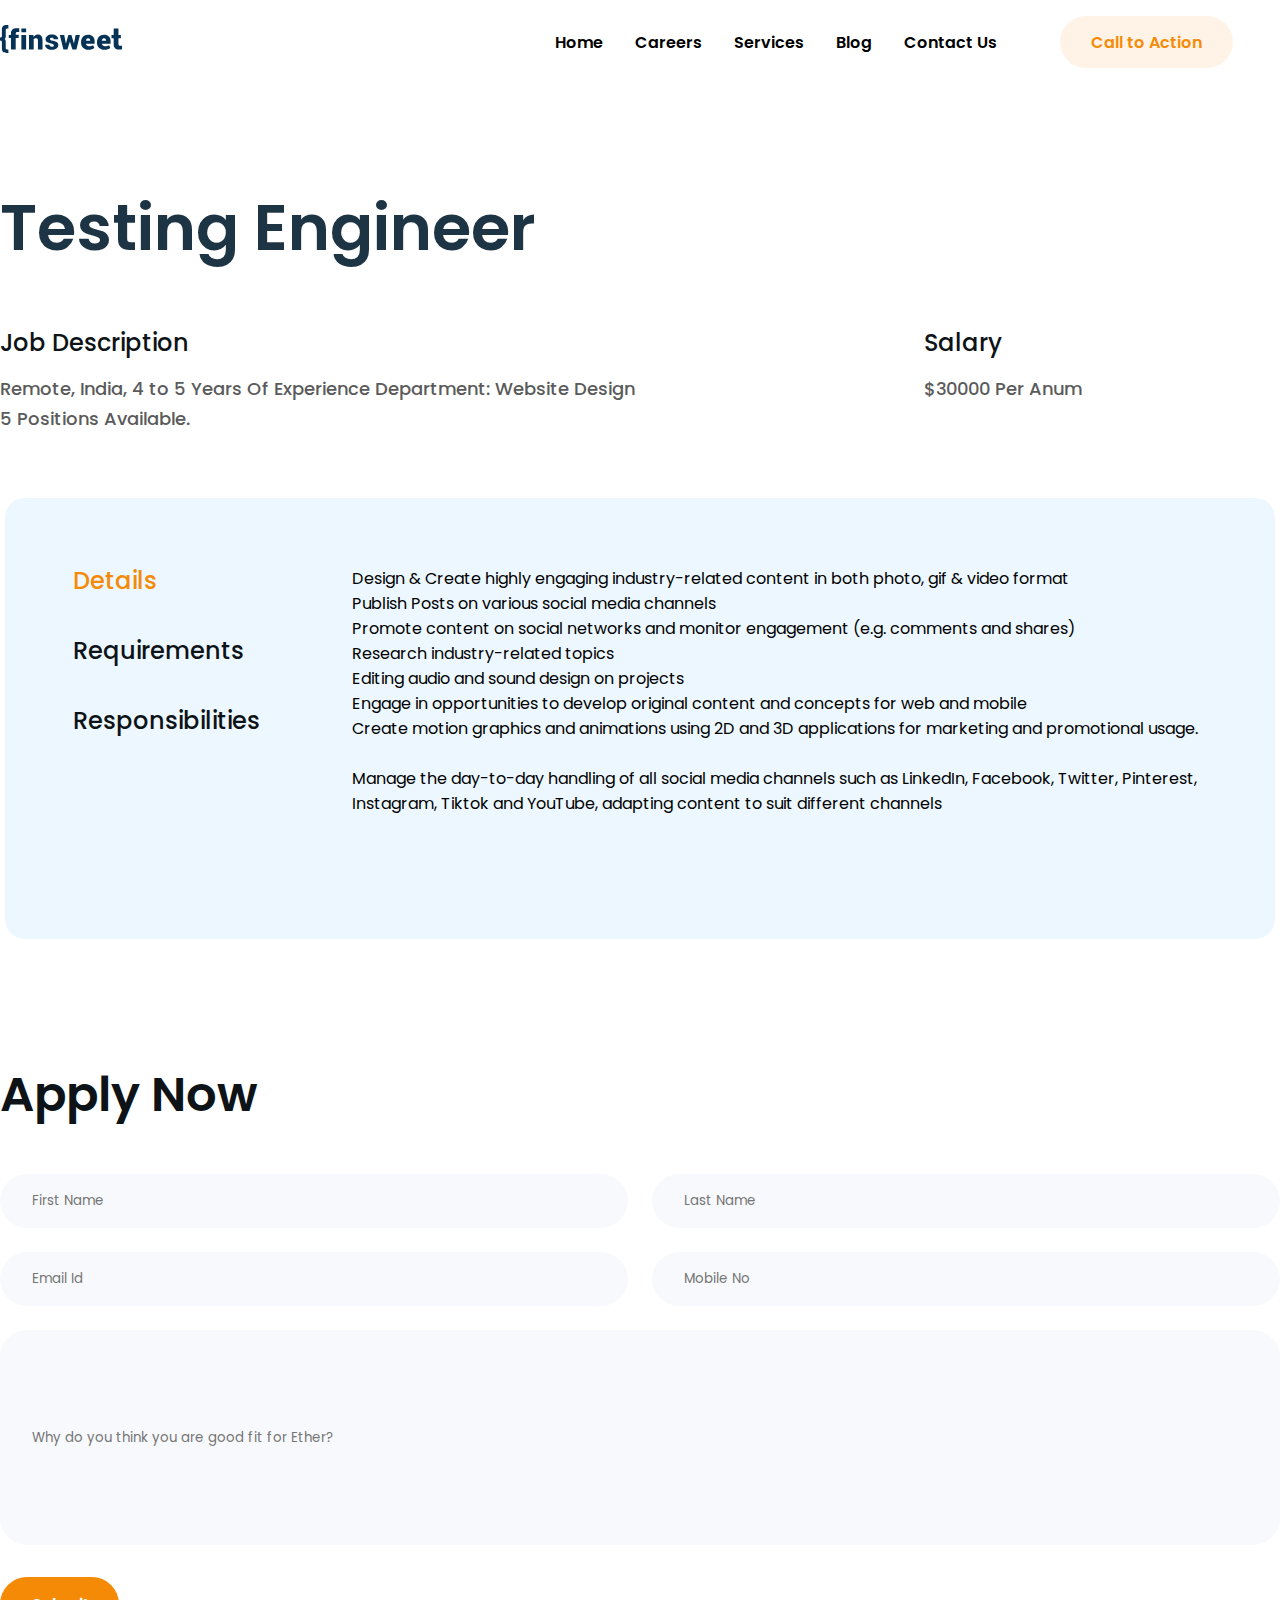
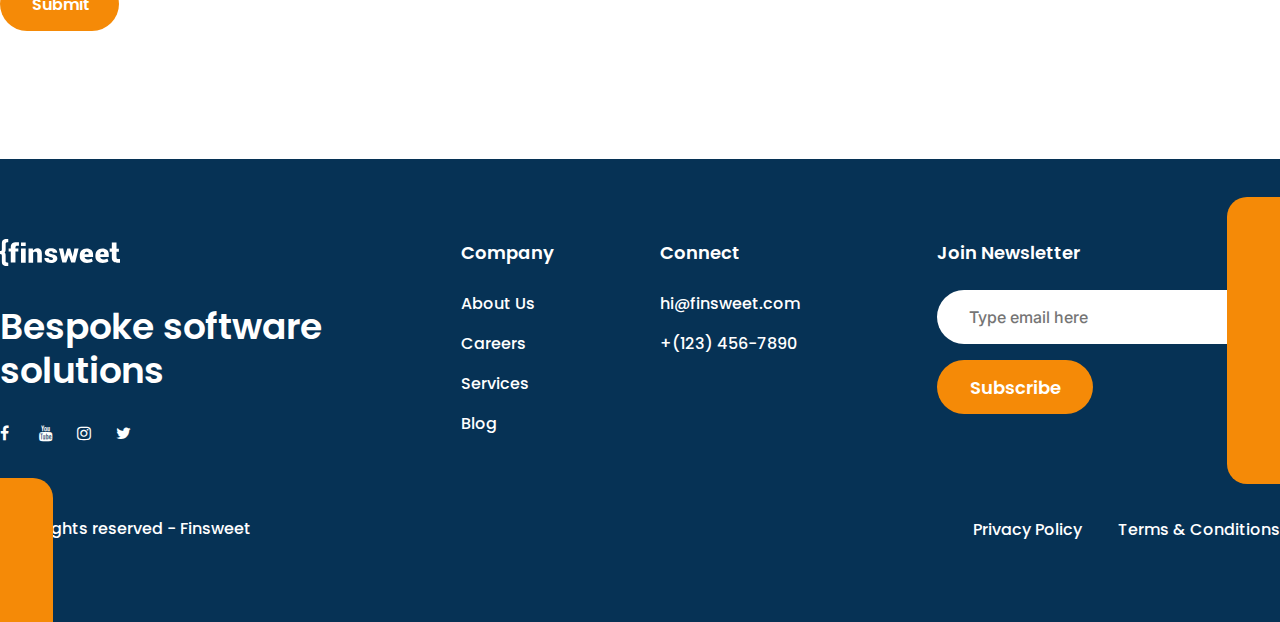
<file: career-apply.html>
<!DOCTYPE html>
<html lang="en">
<head>
    <meta charset="UTF-8">
    <meta http-equiv="X-UA-Compatible" content="IE=edge">
    <meta name="viewport" content="width=device-width, initial-scale=1.0">

    <link rel="preconnect" href="https://fonts.googleapis.com">
    <link rel="preconnect" href="https://fonts.gstatic.com" crossorigin>
    <link href="https://fonts.googleapis.com/css2?family=Poppins:wght@400;500;600&display=swap" rel="stylesheet">
    <link rel="stylesheet" href="https://cdnjs.cloudflare.com/ajax/libs/font-awesome/4.7.0/css/font-awesome.min.css">
    <link rel="preconnect" href="https://fonts.googleapis.com">
    <link rel="preconnect" href="https://fonts.gstatic.com" crossorigin>
    <link href="https://fonts.googleapis.com/css2?family=Inter:wght@100;200;300;400;500;600&display=swap" rel="stylesheet">
    <link rel="stylesheet" href="css/career-apply.css">
    <link rel="stylesheet" href="https://cdnjs.cloudflare.com/ajax/libs/font-awesome/4.7.0/css/font-awesome.min.css">

    <title>{finsweet</title>
</head>
<body>
    <header>
        <section class="navigation">
            <div class="nav-bar-logo">
                <img src="images/logo.svg" alt="nav_logo">
            </div>

            <nav class="nav-bar">
                    <div class="nav-bar-items">
                        <ul>
                            <li class="home-page"><a href="index.html">Home</a></li>
                            <li class="careers-page"><a href="careers.html">Careers</a></li>
                            <li class="services-page"><a href="services.html">Services</a></li>
                            <li class="blog-page"><a href="">Blog</a></li>
                            <li class="contact-page"><a href="">Contact Us</a></li>
                        </ul>
                    </div>
            
                    <div class="nav-bar-button">
                        <a href="">Call to Action</a>
                    </div>
            </nav>
        </section>
        <section class="main-header">
            <h1>Testing Engineer</h1>
            <div class="job">
                <div class="job-left">
                    <h2>Job Description</h2>
                    <p>Remote, India, 4 to 5 Years Of Experience Department: Website Design 5 Positions Available.</p>
                </div>
                <div class="job-right">
                    <h2>Salary</h2>
                    <p>$30000 Per Anum</p>
                </div>
            </div>
        </section>
    </header>
    <section class="career">
        <div class="career-details">
            <div class="detail-left">
                <p class="detail-1">Details</p>
                <p class="detail-2">Requirements</p>
                <p class="detail-3">Responsibilities</p>
            </div>
            <div class="detail-right">
                <p>Design & Create highly engaging industry-related content in both photo, gif & video format
                    <br>
                    Publish Posts on various social media channels
                    <br>
                    Promote content on social networks and monitor engagement (e.g. comments and shares)
                    <br>
                    Research industry-related topics
                    <br>
                    Editing audio and sound design on projects
                    <br>
                    Engage in opportunities to develop original content and concepts for web and mobile
                    <br>
                    Create motion graphics and animations using 2D and 3D applications for marketing and promotional usage.
                    <br><br>
                    Manage the day-to-day handling of all social media channels such as LinkedIn, Facebook, Twitter, Pinterest, Instagram, Tiktok and YouTube, adapting content to suit different channels</p>
            </div>
        </div>
    </section>
    <section class="apply-section">
        <h1>Apply Now</h1>
        <div class="apply-inputs">
            <div class="apply-top">
                <input type="text" placeholder="First Name" id="fname">
                <input type="text" placeholder="Last Name" id="lname">
                <input type="email" placeholder="Email Id" id="email">
                <input type="number" placeholder="Mobile No" id="number">
            </div>
            <div class="apply-bot">
                <input type="text" placeholder="Why do you think you are good fit for Ether?">
            </div>
        </div>
        <button>Submit</button>
    </section>
    <footer class="footer-bg">
        <section class="footer-top">
            <div class="footer-left">
                <img src="images/logo-white.svg" alt="finsweet-logo">
                <h1>Bespoke software solutions</h1>
                <div class="social-medias">
                    <a href="#" class="fa fa-facebook"></a>
                    <a href="#" class="fa fa-youtube"></a>
                    <a href="#" class="fa fa-instagram"></a>
                    <a href="#" class="fa fa-twitter"></a>
                </div>
            </div>
            <div class="footer-company">
                <h2>Company</h2>
                <div class="fcompany">
                    <a class="fcompany-about" href="">About Us</a>
                    <a class="fcompany-careers" href="">Careers</a>
                    <a class="fcompany-services" href="">Services</a>
                    <a class="fcompany-blog" href="">Blog</a>
                </div>
            </div>
            <div class="footer-connect">
                <h2>Connect</h2>
                <div class="fconnect">
                <p class="fconnect-email">hi@finsweet.com</p>
                <p class="fconnect-phone">+(123) 456-7890</p>
                </div>
            </div>
            <div class="footer-subscribe">
                <h2>Join Newsletter</h2>
                <input type="text" placeholder="Type email here">
                <button>Subscribe</button>
            </div>
        </section>
        <section class="footer-bottom">
            <div class="footer-bottom-shapes">
                <div class="shape-left"></div>
                <div class="shape-right"></div>
            </div>
            <div class="footer-bottom-texts">
                <p><i class="fa fa-copyright"></i> All rights reserved - Finsweet</p>
                <div class="footer-bottom-links">
                    <a>Privacy Policy</a>
                    <a>Terms & Conditions</a>
                </div>
            </div>
        </section>
    </footer>
</body>
</html>
</file>
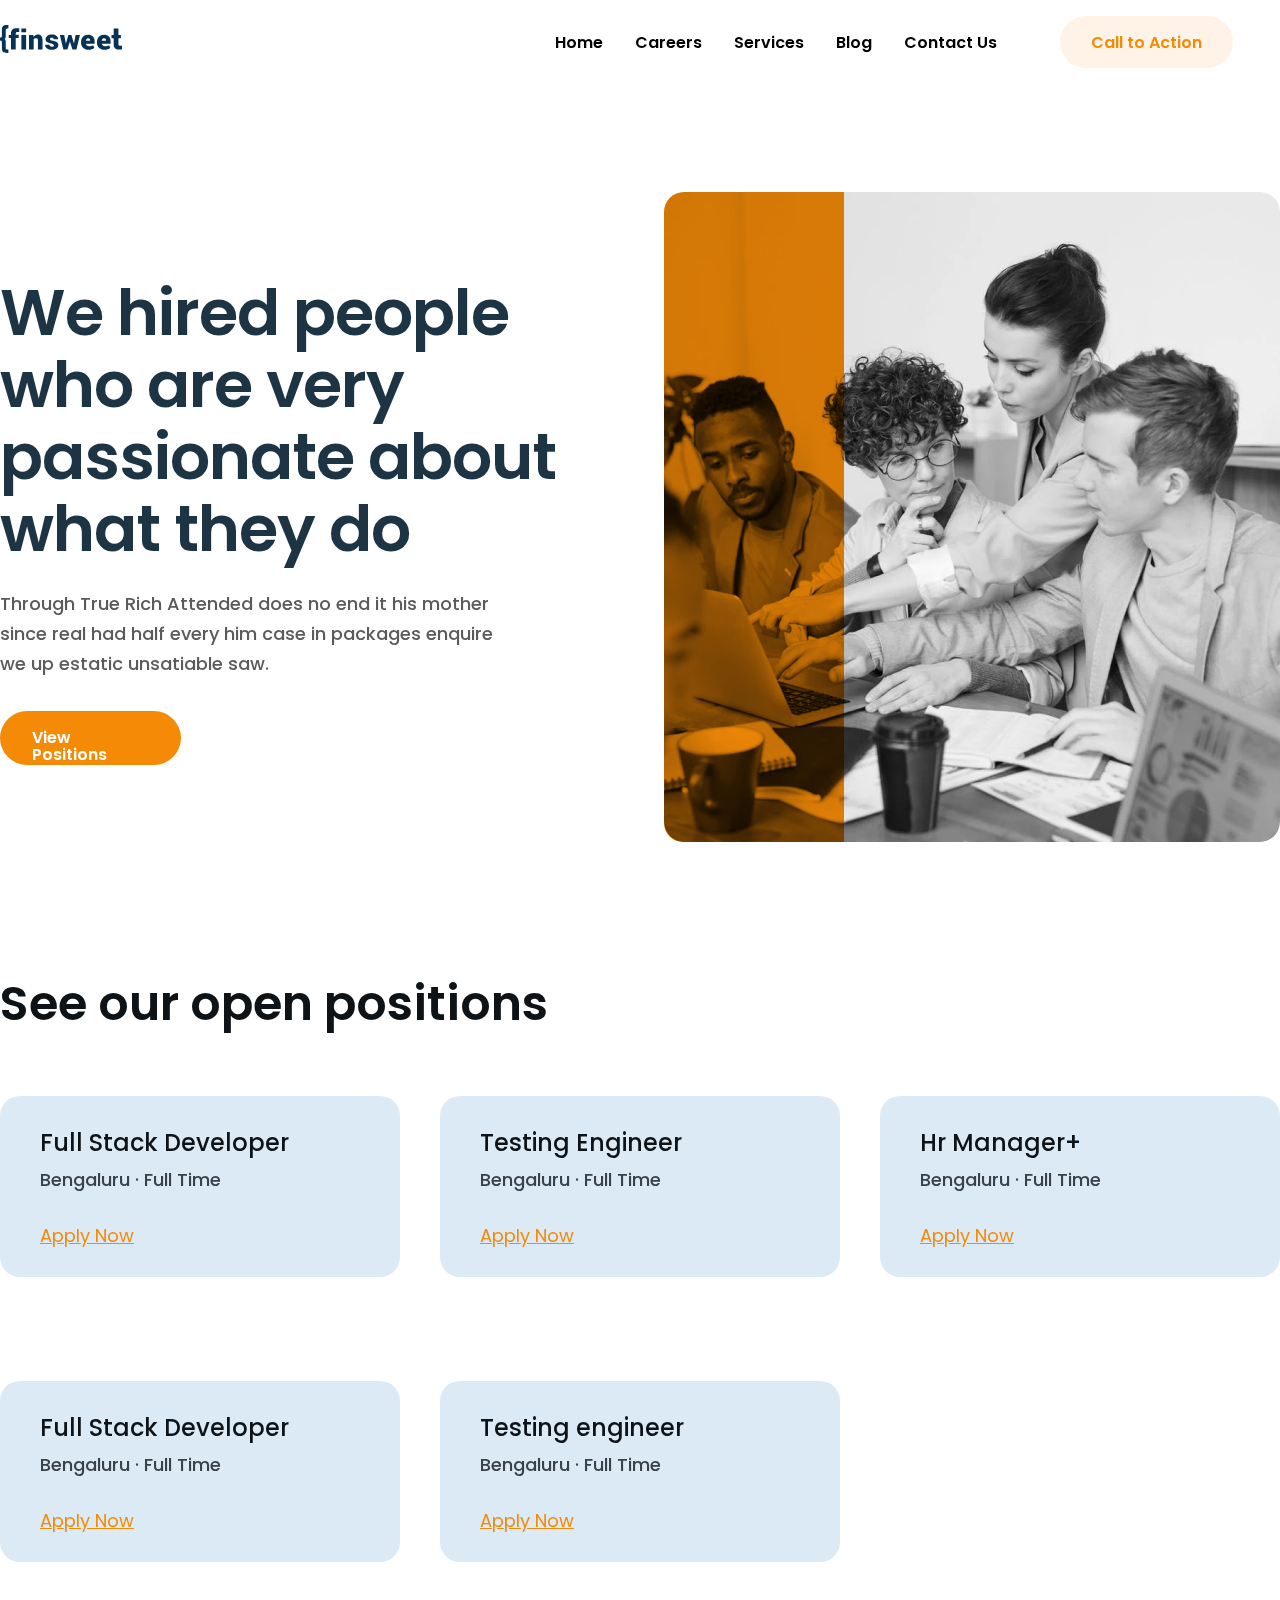
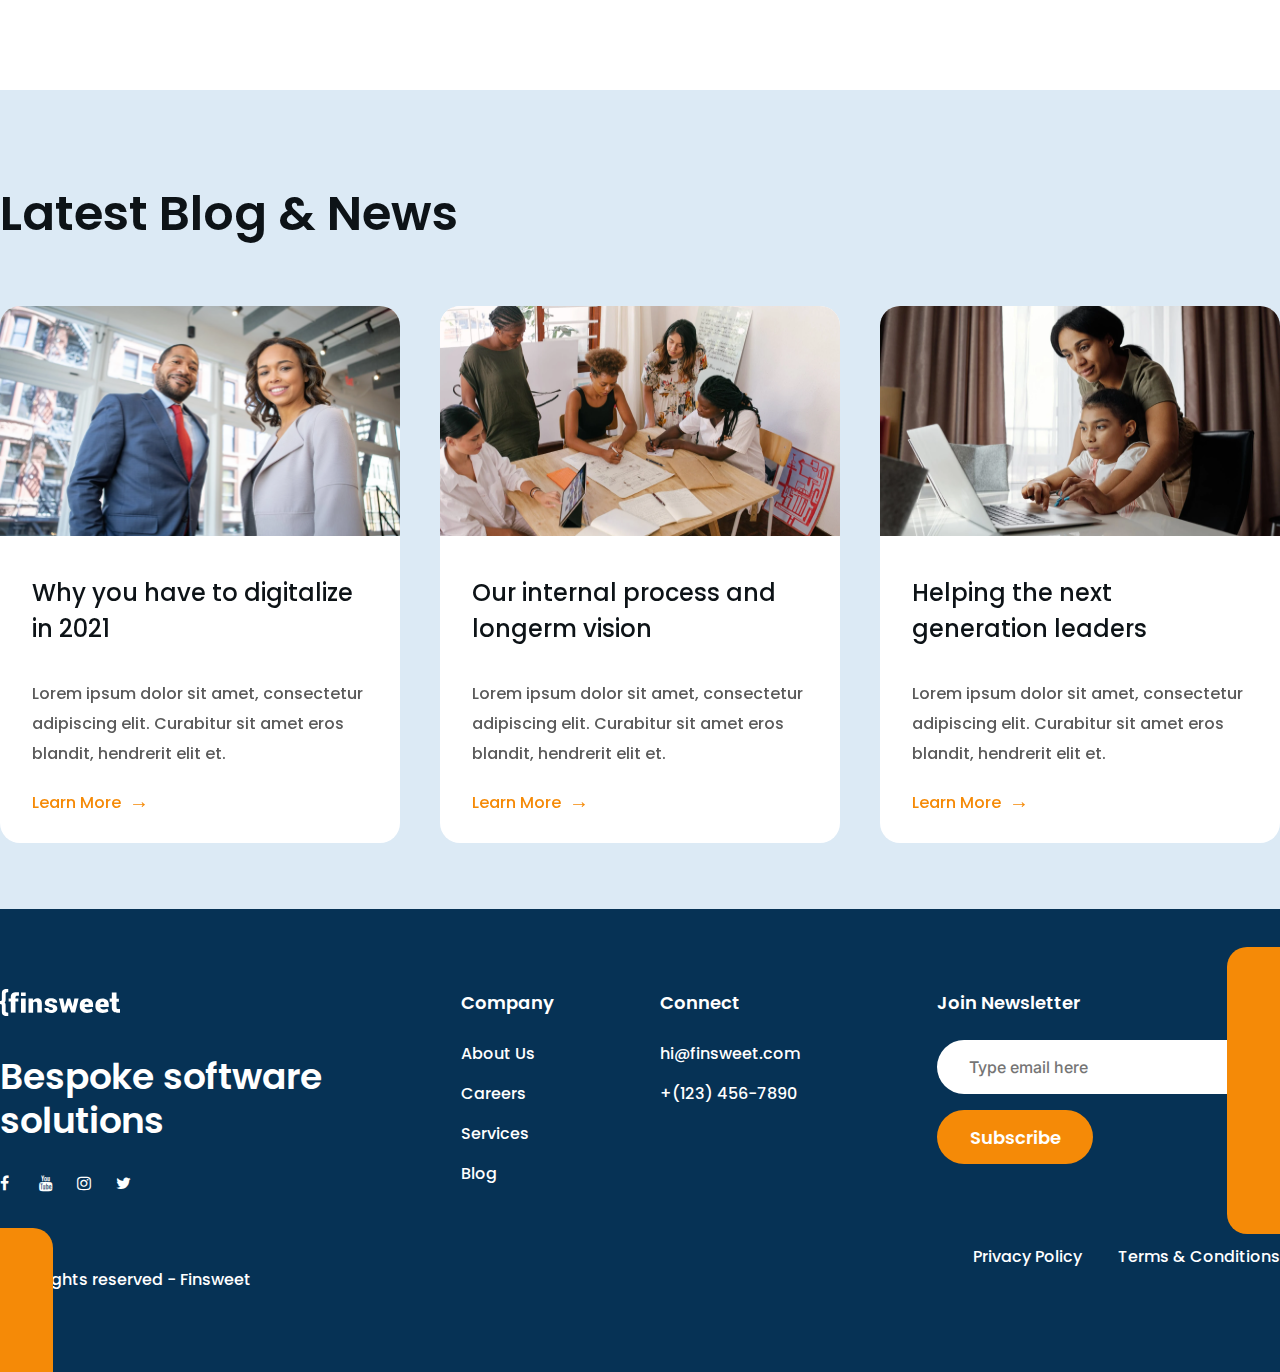
<file: careers.html>
<!DOCTYPE html>
<html lang="en">
<head>
    <meta charset="UTF-8">
    <meta http-equiv="X-UA-Compatible" content="IE=edge">
    <meta name="viewport" content="width=device-width, initial-scale=1.0">

    <link rel="preconnect" href="https://fonts.googleapis.com">
    <link rel="preconnect" href="https://fonts.gstatic.com" crossorigin>
    <link href="https://fonts.googleapis.com/css2?family=Poppins:wght@400;500;600&display=swap" rel="stylesheet">
    <link rel="stylesheet" href="https://cdnjs.cloudflare.com/ajax/libs/font-awesome/4.7.0/css/font-awesome.min.css">
    <link rel="preconnect" href="https://fonts.googleapis.com">
    <link rel="preconnect" href="https://fonts.gstatic.com" crossorigin>
    <link href="https://fonts.googleapis.com/css2?family=Inter:wght@100;200;300;400;500;600&display=swap" rel="stylesheet">
    <link rel="stylesheet" href="css/careers.css">
    <link rel="stylesheet" href="https://cdnjs.cloudflare.com/ajax/libs/font-awesome/4.7.0/css/font-awesome.min.css">

    <title>{finsweet</title>
</head>
<body>
    <header>
        <section class="navigation">
            <div class="nav-bar-logo">
                <img src="images/logo.svg" alt="nav_logo">
            </div>

            <nav class="nav-bar">
                    <div class="nav-bar-items">
                        <ul>
                            <li class="home-page"><a href="index.html">Home</a></li>
                            <li class="careers-page"><a href="careers.html">Careers</a></li>
                            <li class="services-page"><a href="services.html">Services</a></li>
                            <li class="blog-page"><a href="blog.html">Blog</a></li>
                            <li class="contact-page"><a href="contact.html">Contact Us</a></li>
                        </ul>
                    </div>
            
                    <div class="nav-bar-button">
                        <a href="">Call to Action</a>
                    </div>
            </nav>
        </section>
        <section class="main-header bg">
            <div class="header-texts">
                <h1>We hired people who are very passionate about what they do</h1>
                <p>Through True Rich Attended does no end it his mother since real had half every him case in packages enquire we up estatic unsatiable saw.</p>
                <a>View Positions</a>
            </div>
            <div class="header-image">
                <img src="images/career.png" alt="careers header" class="imgs">
                <div class="header-image-box"></div>
            </div>
        </section>
    </header>
    <section class="career-section bg">
        <h2>See our open positions</h2>
        <div class="careers">
            <div class="career-1 cstyle">
                <h3>Full Stack Developer</h3>
                <p>Bengaluru &#183 Full Time</p>
                <a href="career-apply.html">Apply Now</a>
            </div>
            <div class="career-2 cstyle">
                <h3>Testing Engineer</h3>
                <p>Bengaluru &#183 Full Time</p>
                <a href="career-apply.html">Apply Now</a>
            </div>
            <div class="career-3 cstyle">
                <h3>Hr Manager+</h3>
                <p>Bengaluru &#183 Full Time</p>
                <a href="career-apply.html">Apply Now</a>
            </div>
            <div class="career-4 cstyle">
                <h3>Full Stack Developer</h3>
                <p>Bengaluru &#183 Full Time</p>
                <a href="career-apply.html">Apply Now</a>
            </div>
            <div class="career-5 cstyle">
                <h3>Testing engineer</h3>
                <p>Bengaluru &#183 Full Time</p>
                <a href="career-apply.html">Apply Now</a>
            </div>
        </div>
    </section>
    <div class="latest-sec-bg">
        <section class="latest-section">
            <h1>Latest Blog & News</h1>
            <div class="blog-items">
                <div class="blog-1">
                    <img src="images/post1.png" alt="blog post1">
                    <h2>Why you have to digitalize in 2021</h2>
                    <p>Lorem ipsum dolor sit amet, consectetur adipiscing elit. Curabitur sit amet eros blandit, hendrerit elit et.</p>
                    <button>Learn More</button>
                </div>
                <div class="blog-2">
                    <img src="images/post-2.png" alt="blog post2">
                    <h2>Our internal process and longerm vision</h2>
                    <p>Lorem ipsum dolor sit amet, consectetur adipiscing elit. Curabitur sit amet eros blandit, hendrerit elit et.</p>
                    <button>Learn More</button>
                </div>
                <div class="blog-3">
                    <img src="images/post-3.png" alt="blog post3">
                    <h2>Helping the next generation leaders</h2>
                    <p>Lorem ipsum dolor sit amet, consectetur adipiscing elit. Curabitur sit amet eros blandit, hendrerit elit et.</p>
                    <button>Learn More</button>
                </div>
            </div>
        </section>
    </div>
    <footer class="footer-bg">
        <section class="footer-top">
            <div class="footer-left">
                <img src="images/logo-white.svg" alt="finsweet-logo">
                <h1>Bespoke software solutions</h1>
                <div class="social-medias">
                    <a href="#" class="fa fa-facebook"></a>
                    <a href="#" class="fa fa-youtube"></a>
                    <a href="#" class="fa fa-instagram"></a>
                    <a href="#" class="fa fa-twitter"></a>
                </div>
            </div>
            <div class="footer-company">
                <h2>Company</h2>
                <div class="fcompany">
                    <a class="fcompany-about" href="">About Us</a>
                    <a class="fcompany-careers" href="careers.html">Careers</a>
                    <a class="fcompany-services" href="services.html">Services</a>
                    <a class="fcompany-blog" href="blog.html">Blog</a>
                </div>
            </div>
            <div class="footer-connect">
                <h2>Connect</h2>
                <div class="fconnect">
                <p class="fconnect-email">hi@finsweet.com</p>
                <p class="fconnect-phone">+(123) 456-7890</p>
                </div>
            </div>
            <div class="footer-subscribe">
                <h2>Join Newsletter</h2>
                <input type="text" placeholder="Type email here">
                <button>Subscribe</button>
            </div>
        </section>
        <section class="footer-bottom">
            <div class="footer-bottom-shapes">
                <div class="shape-left"></div>
                <div class="shape-right"></div>
            </div>
            <div class="footer-bottom-texts">
                <p><i class="fa fa-copyright"></i> All rights reserved - Finsweet</p>
                <div class="footer-bottom-links">
                    <a>Privacy Policy</a>
                    <a>Terms & Conditions</a>
                </div>
            </div>
        </section>
    </footer>
</body>
</html>
</file>
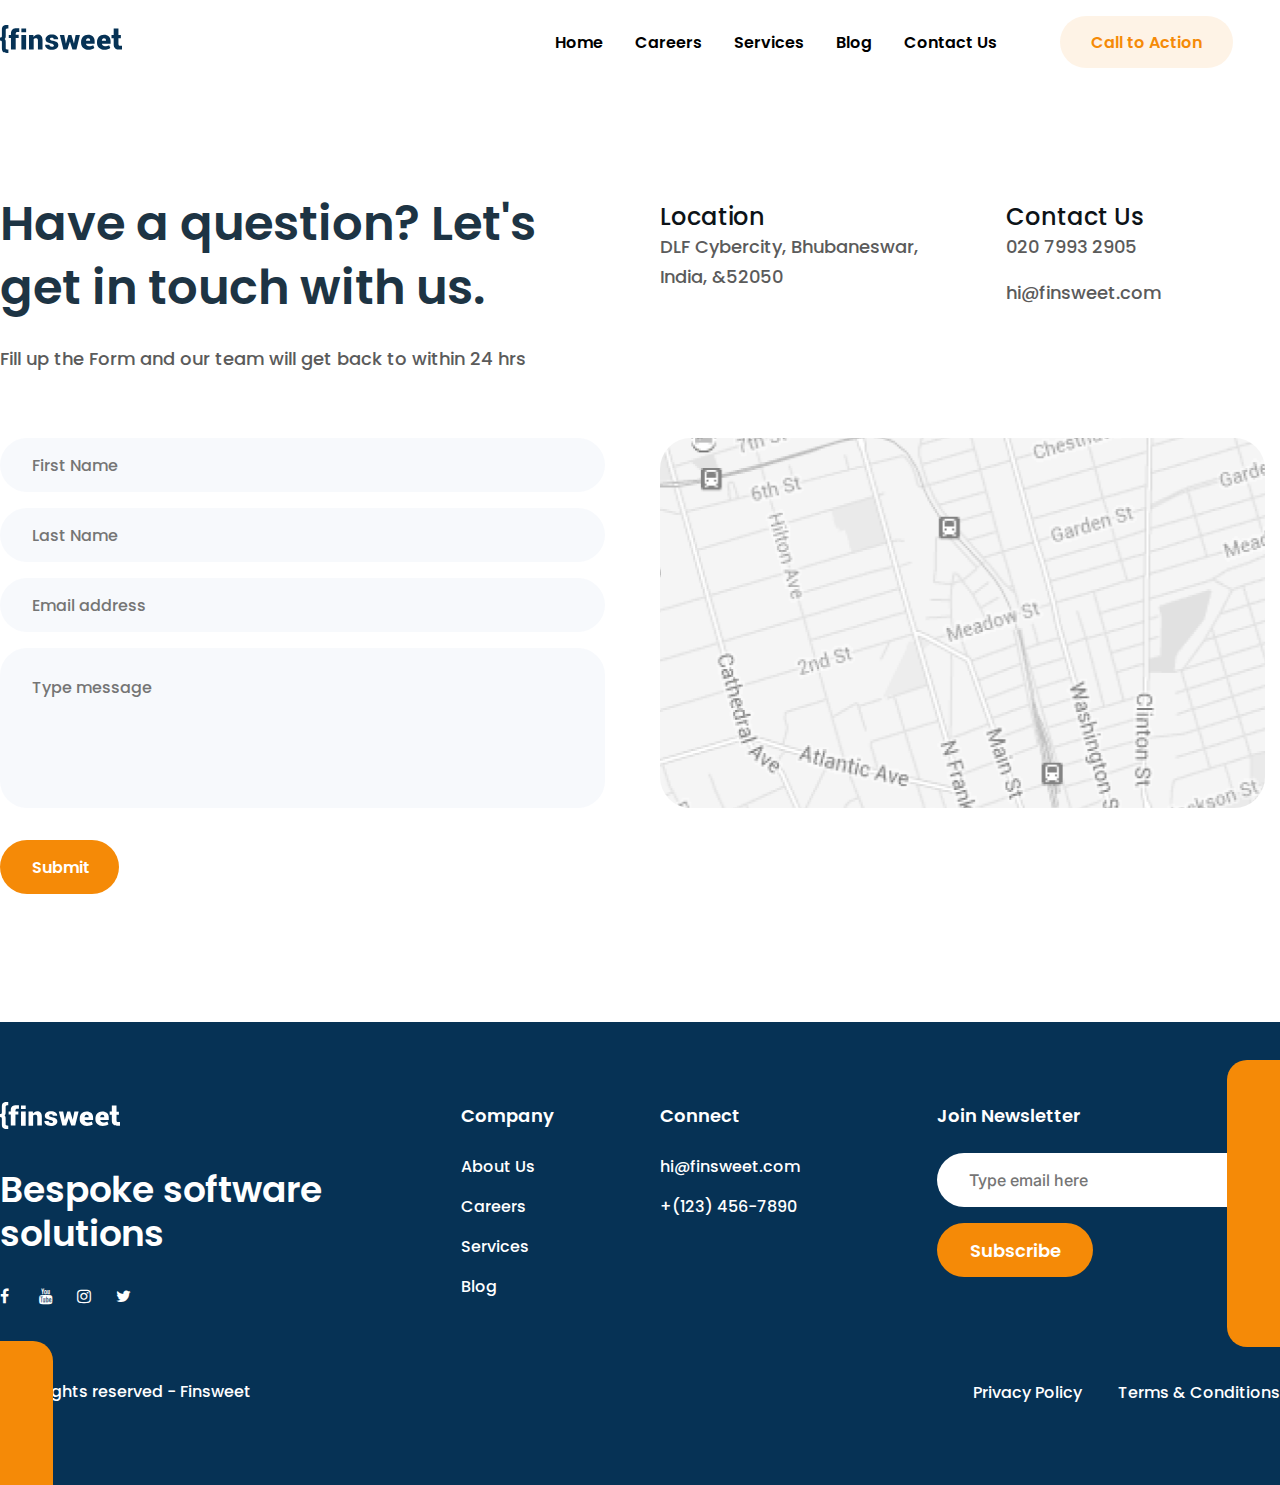
<file: contact.html>
<!DOCTYPE html>
<html lang="en">
<head>
    <meta charset="UTF-8">
    <meta http-equiv="X-UA-Compatible" content="IE=edge">
    <meta name="viewport" content="width=device-width, initial-scale=1.0">

    <link rel="preconnect" href="https://fonts.googleapis.com">
    <link rel="preconnect" href="https://fonts.gstatic.com" crossorigin>
    <link href="https://fonts.googleapis.com/css2?family=Poppins:wght@400;500;600&display=swap" rel="stylesheet">
    <link rel="stylesheet" href="https://cdnjs.cloudflare.com/ajax/libs/font-awesome/4.7.0/css/font-awesome.min.css">
    <link rel="preconnect" href="https://fonts.googleapis.com">
    <link rel="preconnect" href="https://fonts.gstatic.com" crossorigin>
    <link href="https://fonts.googleapis.com/css2?family=Inter:wght@100;200;300;400;500;600&display=swap" rel="stylesheet">
    <link rel="stylesheet" href="css/contact.css">
    <link rel="stylesheet" href="https://cdnjs.cloudflare.com/ajax/libs/font-awesome/4.7.0/css/font-awesome.min.css">

    <title>{finsweet</title>
</head>
<body>
    <header>
        <section class="navigation">
            <div class="nav-bar-logo">
                <img src="images/logo.svg" alt="nav_logo">
            </div>

            <nav class="nav-bar">
                    <div class="nav-bar-items">
                        <ul>
                            <li class="home-page"><a href="index.html">Home</a></li>
                            <li class="careers-page"><a href="careers.html">Careers</a></li>
                            <li class="services-page"><a href="services.html">Services</a></li>
                            <li class="blog-page"><a href="blog.html">Blog</a></li>
                            <li class="contact-page"><a href="contact.html">Contact Us</a></li>
                        </ul>
                    </div>
            
                    <div class="nav-bar-button">
                        <a href="">Call to Action</a>
                    </div>
            </nav>
        </section>
        <section class="main-header">
            <div class="header-left">
                <h1>Have a question? Let's get in touch with us.</h1>
                <p>Fill up the Form and our team will get back to within 24 hrs</p>
            </div>
            <div class="header-right">
                <div class="mh-left">
                    <h2>Location</h2>
                    <p id="location">DLF Cybercity, Bhubaneswar, India, &52050</p>
                </div>
                <div class="mh-right">
                    <h2>Contact Us</h2>
                    <p id="phone-numnber">020 7993 2905</p>
                    <p id="email">hi@finsweet.com</p>
                </div>
            </div>
        </section>
    </header>
    <section class="contact">
        <div class="contact-sec">
            <input type="text" placeholder="First Name" id="fname">
            <input type="text" placeholder="Last Name" id="lname">
            <input type="email" placeholder="Email address" id="email">
            <input type="text" placeholder="Type message" id="message">
            <button>Submit</button>
        </div>
        <div id="map">
            <img src="images/map.png" alt="map">
        </div>
    </section>
    <footer class="footer-bg">
        <section class="footer-top">
            <div class="footer-left">
                <img src="images/logo-white.svg" alt="finsweet-logo">
                <h1>Bespoke software solutions</h1>
                <div class="social-medias">
                    <a href="#" class="fa fa-facebook"></a>
                    <a href="#" class="fa fa-youtube"></a>
                    <a href="#" class="fa fa-instagram"></a>
                    <a href="#" class="fa fa-twitter"></a>
                </div>
            </div>
            <div class="footer-company">
                <h2>Company</h2>
                <div class="fcompany">
                    <a class="fcompany-about" href="">About Us</a>
                    <a class="fcompany-careers" href="careers.html">Careers</a>
                    <a class="fcompany-services" href="services.html">Services</a>
                    <a class="fcompany-blog" href="blog.html">Blog</a>
                </div>
            </div>
            <div class="footer-connect">
                <h2>Connect</h2>
                <div class="fconnect">
                <p class="fconnect-email">hi@finsweet.com</p>
                <p class="fconnect-phone">+(123) 456-7890</p>
                </div>
            </div>
            <div class="footer-subscribe">
                <h2>Join Newsletter</h2>
                <input type="text" placeholder="Type email here">
                <button>Subscribe</button>
            </div>
        </section>
        <section class="footer-bottom">
            <div class="footer-bottom-shapes">
                <div class="shape-left"></div>
                <div class="shape-right"></div>
            </div>
            <div class="footer-bottom-texts">
                <p><i class="fa fa-copyright"></i> All rights reserved - Finsweet</p>
                <div class="footer-bottom-links">
                    <a>Privacy Policy</a>
                    <a>Terms & Conditions</a>
                </div>
            </div>
        </section>
    </footer>
    
</body>
</html>
</file>
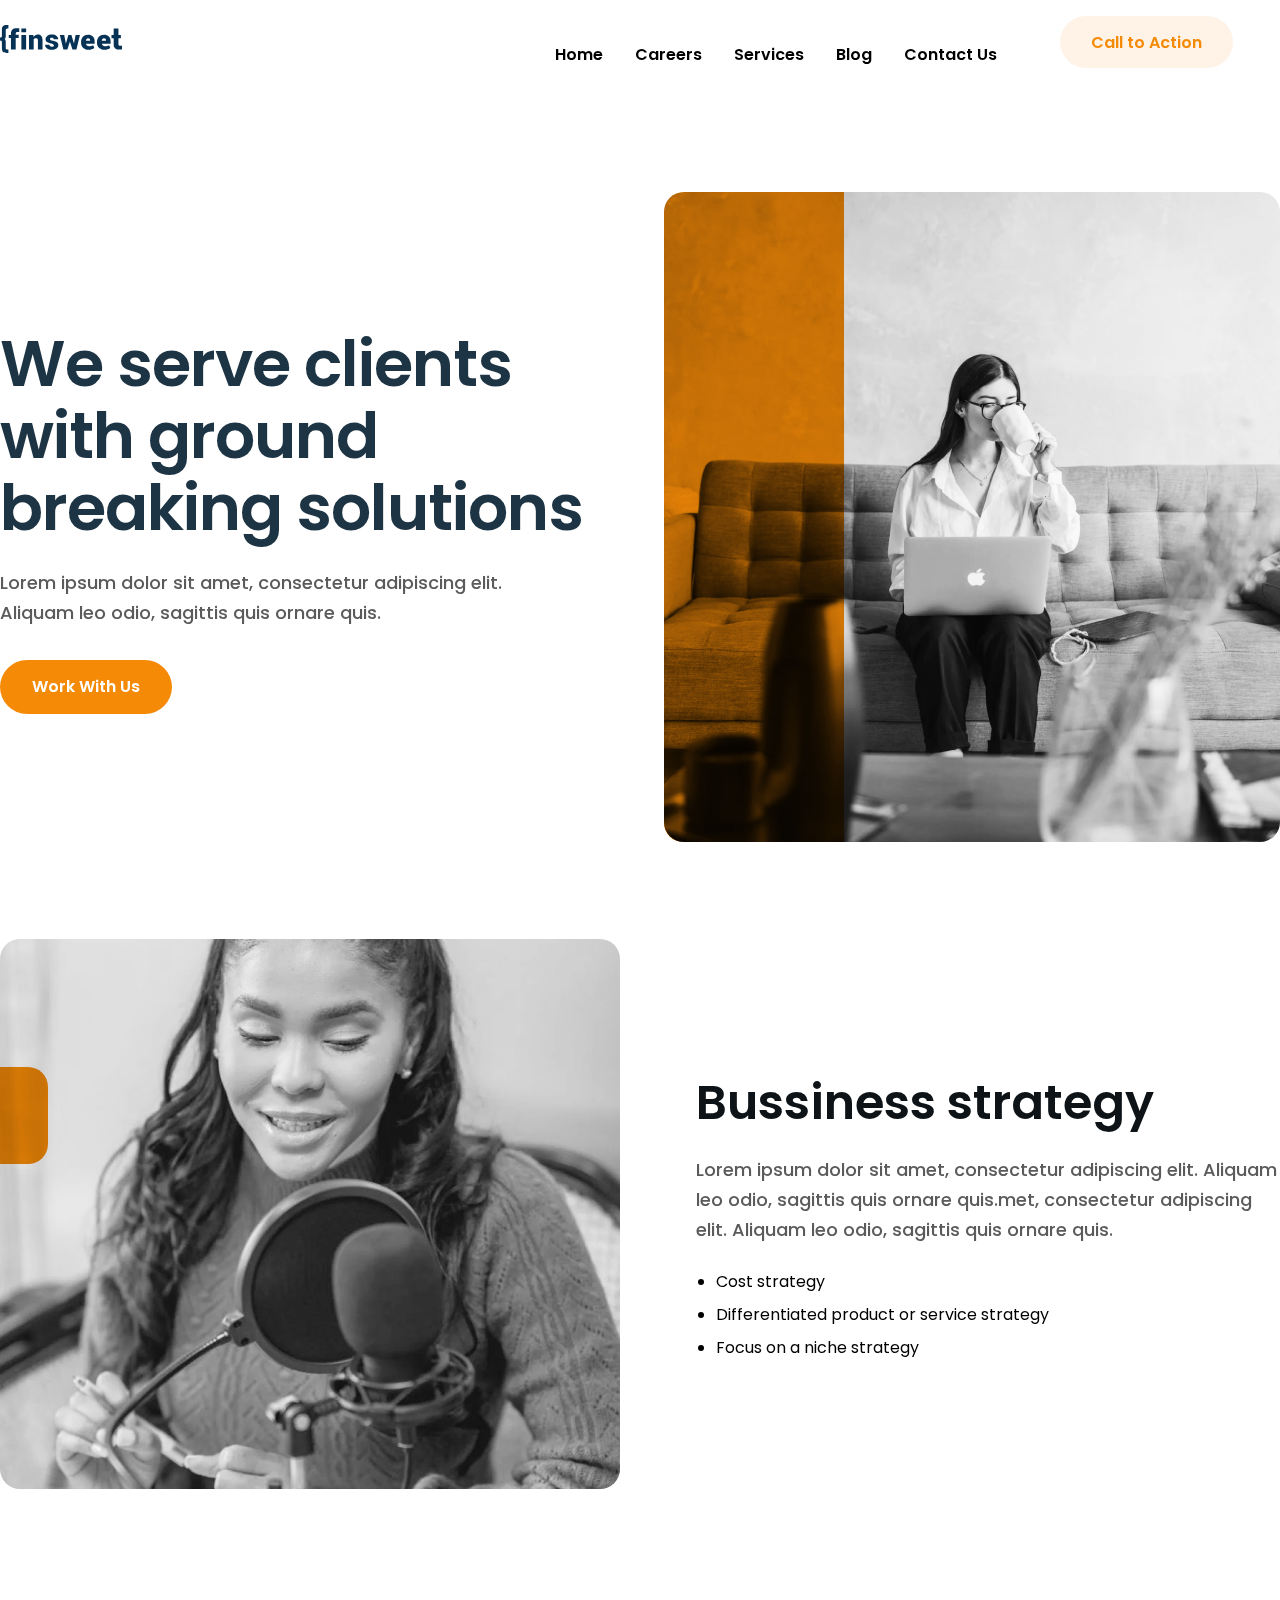
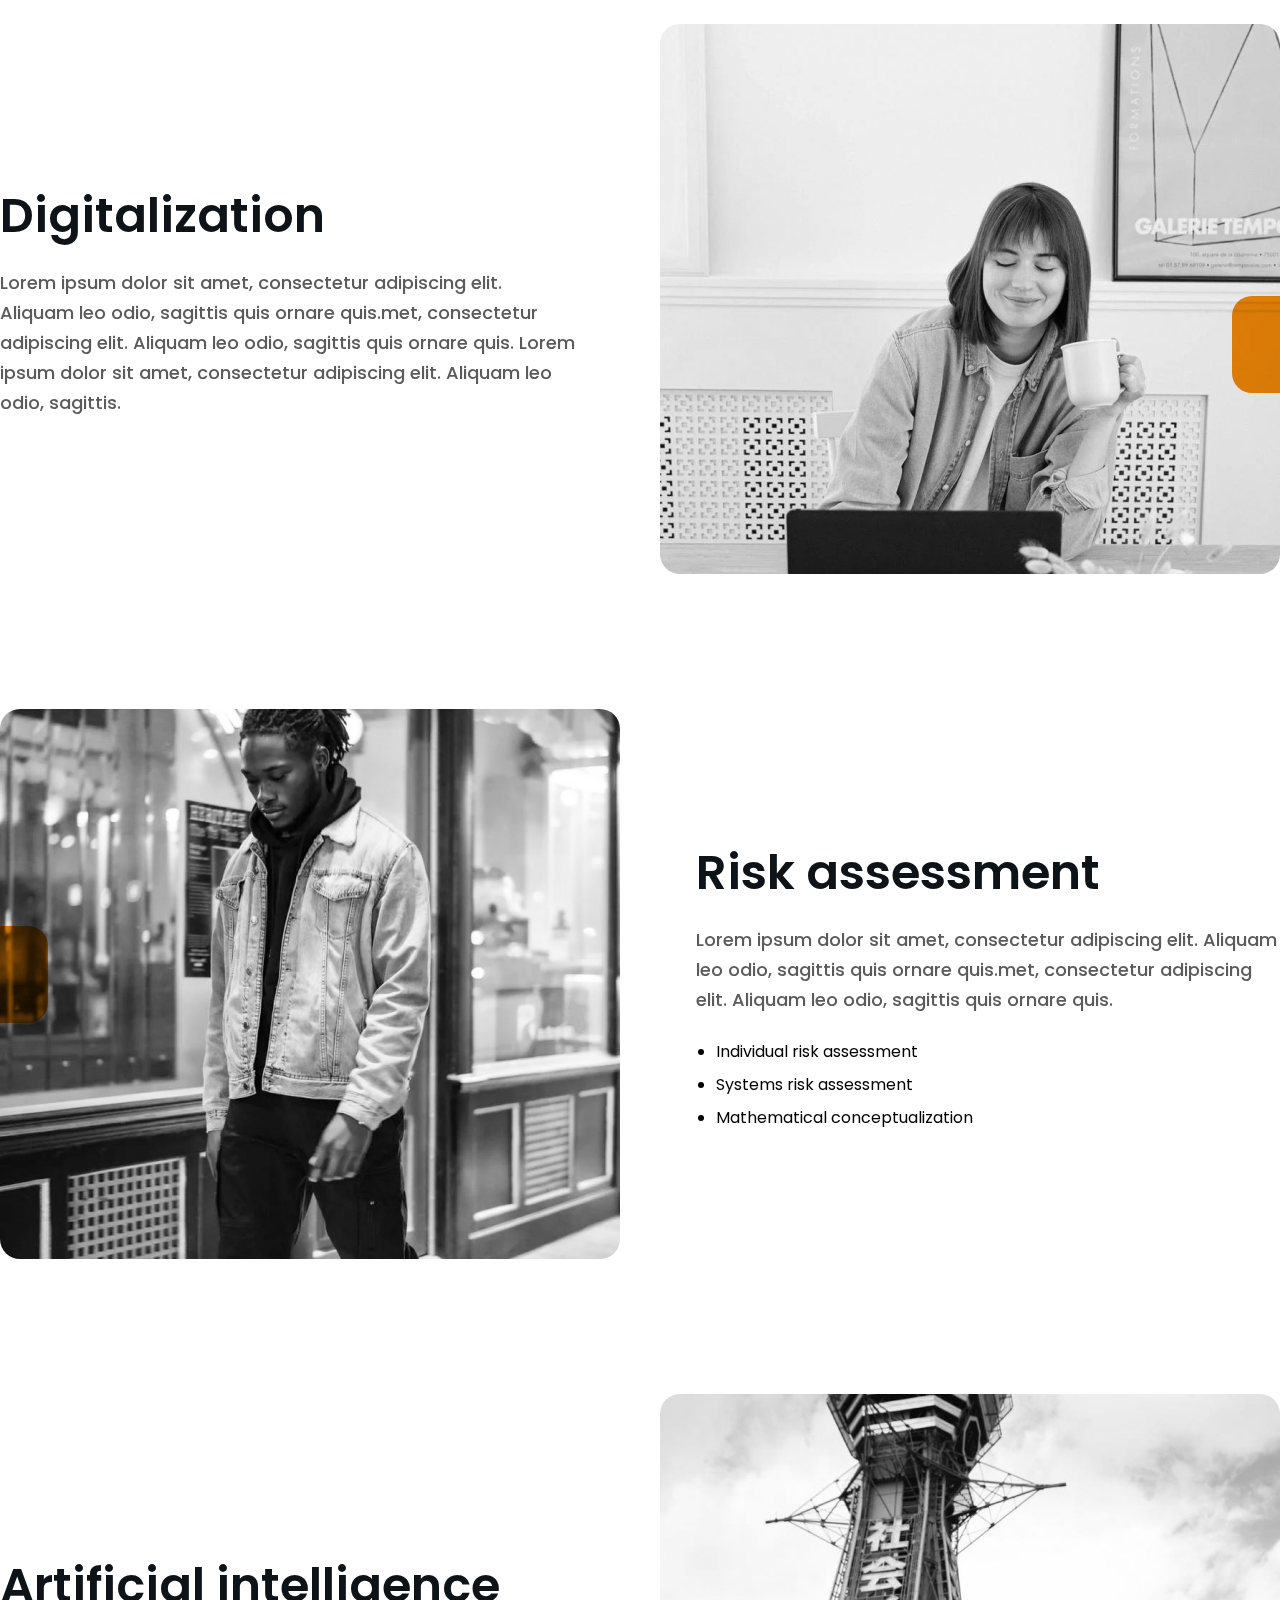
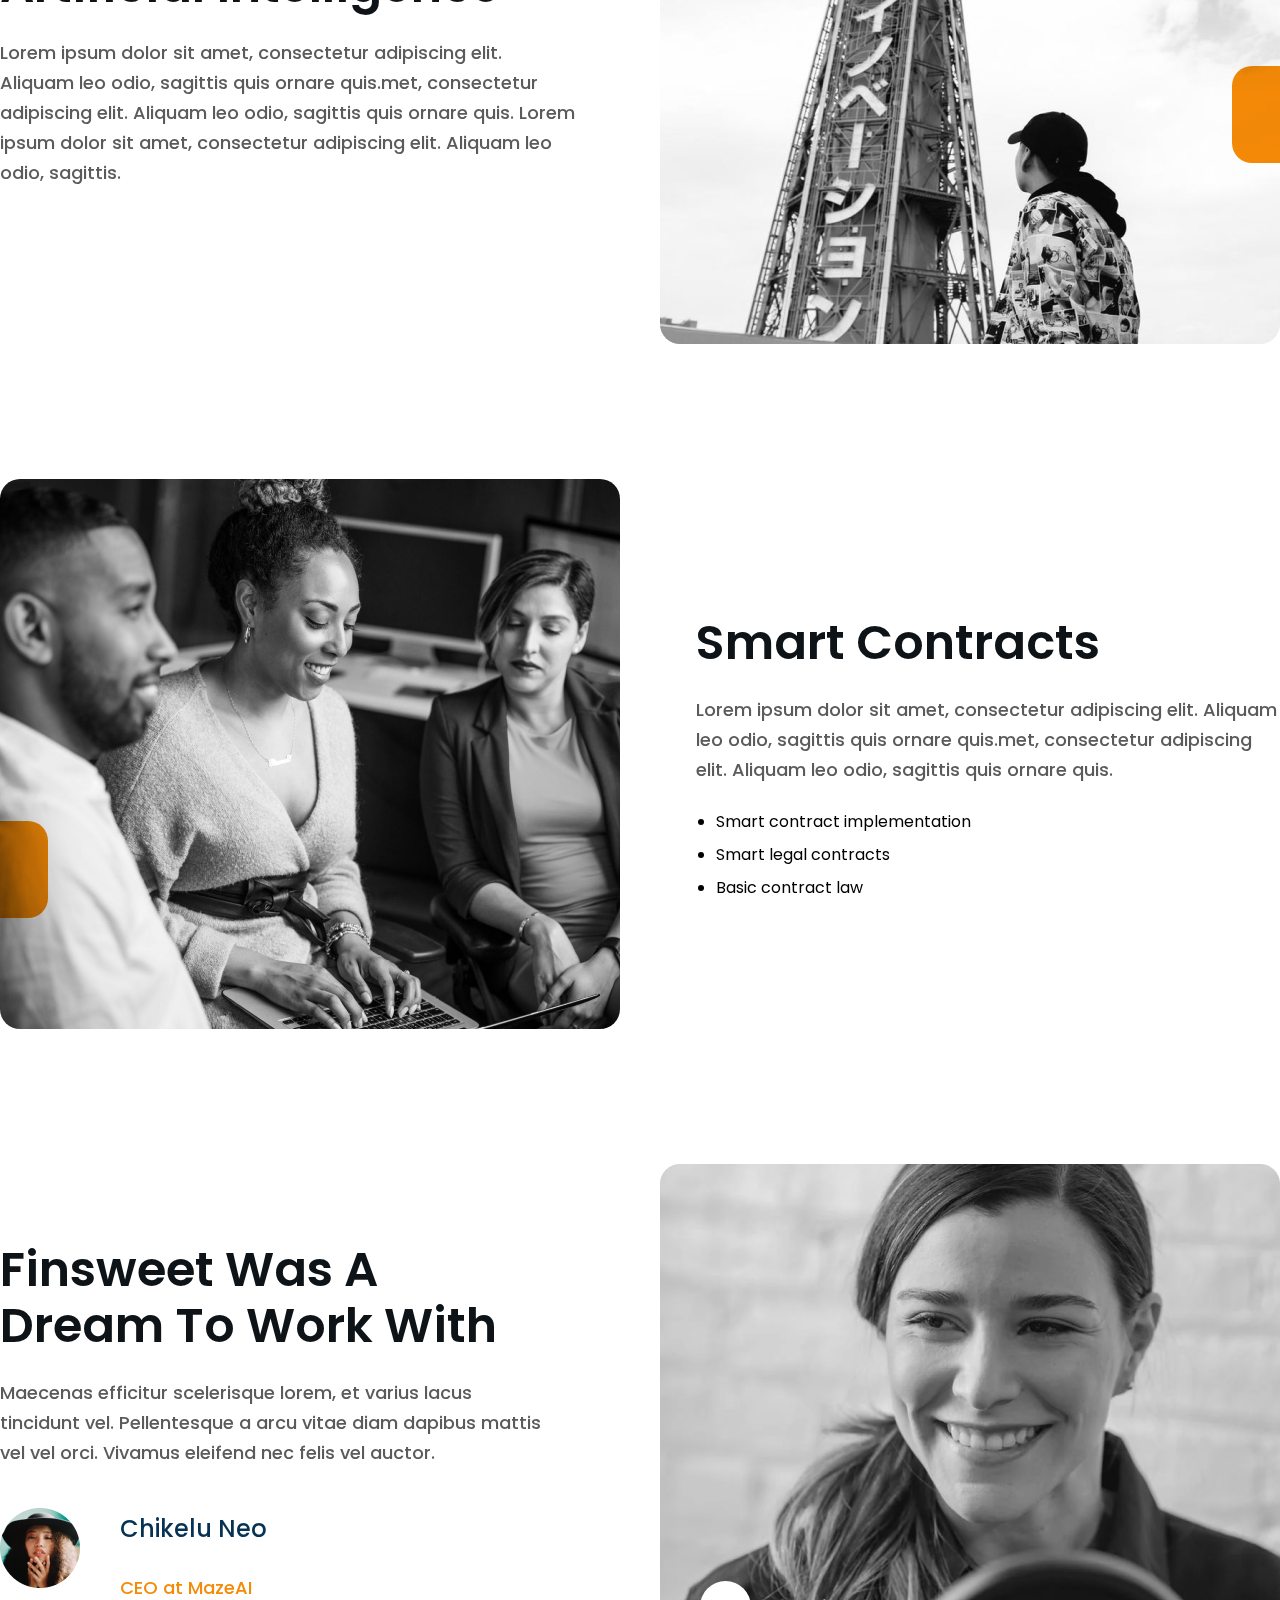
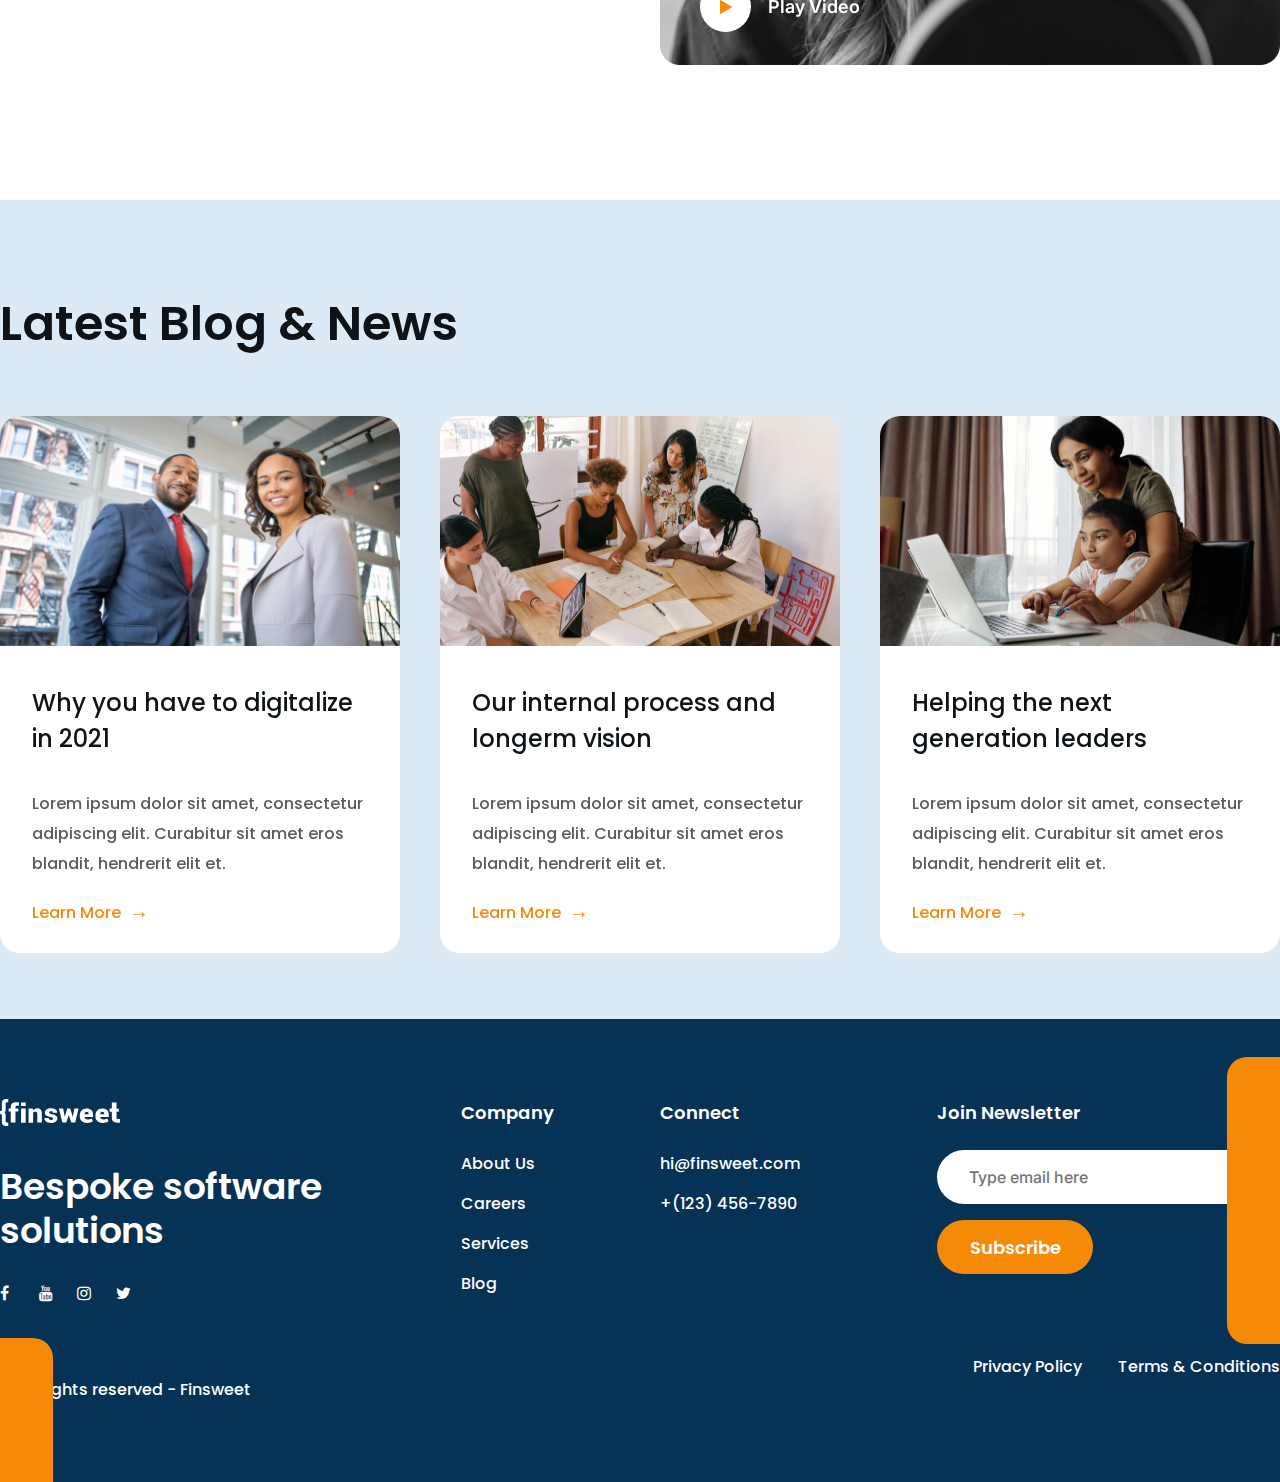
<file: services.html>
<!DOCTYPE html>
<html lang="en">
<head>
    <meta charset="UTF-8">
    <meta http-equiv="X-UA-Compatible" content="IE=edge">
    <meta name="viewport" content="width=device-width, initial-scale=1.0">

    <link rel="preconnect" href="https://fonts.googleapis.com">
    <link rel="preconnect" href="https://fonts.gstatic.com" crossorigin>
    <link href="https://fonts.googleapis.com/css2?family=Poppins:wght@400;500;600&display=swap" rel="stylesheet">
    <link rel="stylesheet" href="https://cdnjs.cloudflare.com/ajax/libs/font-awesome/4.7.0/css/font-awesome.min.css">
    <link rel="preconnect" href="https://fonts.googleapis.com">
    <link rel="preconnect" href="https://fonts.gstatic.com" crossorigin>
    <link href="https://fonts.googleapis.com/css2?family=Inter:wght@100;200;300;400;500;600&display=swap" rel="stylesheet">
    <link rel="stylesheet" href="css/services.css">
    <link rel="stylesheet" href="https://cdnjs.cloudflare.com/ajax/libs/font-awesome/4.7.0/css/font-awesome.min.css">

    <title>{finsweet</title>
</head>
<body>
    <header>
        <section class="navigation">
            <div class="nav-bar-logo">
                <img src="images/logo.svg" alt="nav_logo">
            </div>

            <nav class="nav-bar">
                    <div class="nav-bar-items">
                        <ul>
                            <li class="home-page"><a href="index.html">Home</a></li>
                            <li class="careers-page"><a href="careers.html">Careers</a></li>
                            <li class="services-page"><a href="services.html">Services</a></li>
                            <li class="blog-page"><a href="blog.html">Blog</a></li>
                            <li class="contact-page"><a href="contact.html">Contact Us</a></li>
                        </ul>
                    </div>
            
                    <div class="nav-bar-button">
                        <a href="">Call to Action</a>
                    </div>
            </nav>
        </section>
        <section class="main-header bg">
            <div class="header-texts">
                <h1>We serve clients with ground breaking solutions</h1>
                <p>Lorem ipsum dolor sit amet, consectetur adipiscing elit. Aliquam leo odio, sagittis quis ornare quis.</p>
                <a>Work With Us</a>
            </div>
            <div class="header-image">
                <img src="images/service-header.png" alt="service header" class="imgs">
                <div class="header-image-box"></div>
            </div>
        </section>
    </header>
    <section class="features bg">
        <div class="feature-1 fl">
            <div class="feature-image">
                <div class="orange-boxes-1 boxes"></div>
                <img src="images/feature-1.png" alt="feature photo 1" class="imgs">
            </div>
            <div class="feature-texts">
                <h2>Bussiness strategy</h2>
                <p>Lorem ipsum dolor sit amet, consectetur adipiscing elit. Aliquam leo odio, sagittis quis ornare quis.met, consectetur adipiscing elit. Aliquam leo odio, sagittis quis ornare quis.</p>
                <ul>
                    <li>Cost strategy</li>
                    <li>Differentiated product or service strategy</li>
                    <li>Focus on a niche strategy</li>
                </ul>
            </div>
        </div>
        <div class="feature-2 fr">
            <div class="feature-texts">
                <h2>Digitalization</h2>
                <p>Lorem ipsum dolor sit amet, consectetur adipiscing elit. Aliquam leo odio, sagittis quis ornare quis.met, consectetur adipiscing elit. Aliquam leo odio, sagittis quis ornare quis. Lorem ipsum dolor sit amet, consectetur adipiscing elit. Aliquam leo odio, sagittis.</p>
            </div>
            <div class="feature-image">
                <div class="orange-boxes-2 boxes"></div>
                <img src="images/feature-2.png" alt="feature photo 2" class="imgs">
            </div>
        </div>
        <div class="feature-3 fl">
            <div class="feature-image">
                <div class="orange-boxes-3 boxes"></div>
                <img src="images/feature-3.png" alt="feature photo 3" class="imgs">
            </div>
            <div class="feature-texts">
                <h2>Risk assessment</h2>
                <p>Lorem ipsum dolor sit amet, consectetur adipiscing elit. Aliquam leo odio, sagittis quis ornare quis.met, consectetur adipiscing elit. Aliquam leo odio, sagittis quis ornare quis.</p>
                <ul>
                    <li>Individual risk assessment</li>
                    <li>Systems risk assessment</li>
                    <li>Mathematical conceptualization</li>
                </ul>
            </div>
        </div>
        <div class="feature-4 fr">
            <div class="feature-texts">
                <h2>Artificial intelligence</h2>
                <p>Lorem ipsum dolor sit amet, consectetur adipiscing elit. Aliquam leo odio, sagittis quis ornare quis.met, consectetur adipiscing elit. Aliquam leo odio, sagittis quis ornare quis. Lorem ipsum dolor sit amet, consectetur adipiscing elit. Aliquam leo odio, sagittis.</p>
            </div>
            <div class="feature-image">
                <div class="orange-boxes-4 boxes"></div>
                <img src="images/feature-4.png" alt="feature photo 4" class="imgs">
            </div>    
        </div>
        <div class="feature-5 fl">
            <div class="feature-image">
                <div class="orange-boxes-5 boxes"></div>
                <img src="images/feature-5.png" alt="feature photo 5" class="imgs" >
            </div>
            <div class="feature-texts">
                <h2>Smart Contracts</h2>
                <p>Lorem ipsum dolor sit amet, consectetur adipiscing elit. Aliquam leo odio, sagittis quis ornare quis.met, consectetur adipiscing elit. Aliquam leo odio, sagittis quis ornare quis.</p>
                <ul>
                    <li>Smart contract implementation</li>
                    <li>Smart legal contracts</li>
                    <li>Basic contract law</li>
                </ul>
            </div>
        </div>
    </section>
    <section class="video-sec">
        <div class="video-sec-left">
            <div class="vsl-articles">
                <h1>Finsweet Was A Dream To Work With</h1>
                <p>Maecenas efficitur scelerisque lorem, et varius lacus tincidunt vel. Pellentesque a arcu vitae diam dapibus mattis vel vel orci. Vivamus eleifend nec felis vel auctor.</p>
            </div>
            <div class="vsl-profile">
                <div class="vsl-pro-pic">
                    <img src="images/video-profile.png" alt="profile pic">
                </div>
                <div class="vsl-pro-texts">
                    <h2>Chikelu Neo</h2>
                    <p>CEO at MazeAI</p>
                </div>  
            </div>
        </div>
        <div class="video-sec-right">
            <img src="images/video-image.png" alt="video image">
            <div class="vsr-btn">
                <div class="vsr-btn-bg"><img src="images/play-icon.svg" alt="play icon"></div>
                <p>Play Video</p>
            </div>
        </div>
    </section>

    <div class="latest-sec-bg">
        <section class="latest-section">
            <h1>Latest Blog & News</h1>
            <div class="blog-items">
                <div class="blog-1">
                    <img src="images/post1.png" alt="blog post1">
                    <h2>Why you have to digitalize in 2021</h2>
                    <p>Lorem ipsum dolor sit amet, consectetur adipiscing elit. Curabitur sit amet eros blandit, hendrerit elit et.</p>
                    <button>Learn More</button>
                </div>
                <div class="blog-2">
                    <img src="images/post-2.png" alt="blog post2">
                    <h2>Our internal process and longerm vision</h2>
                    <p>Lorem ipsum dolor sit amet, consectetur adipiscing elit. Curabitur sit amet eros blandit, hendrerit elit et.</p>
                    <button>Learn More</button>
                </div>
                <div class="blog-3">
                    <img src="images/post-3.png" alt="blog post3">
                    <h2>Helping the next generation leaders</h2>
                    <p>Lorem ipsum dolor sit amet, consectetur adipiscing elit. Curabitur sit amet eros blandit, hendrerit elit et.</p>
                    <button>Learn More</button>
                </div>
            </div>
        </section>
    </div>
    <footer class="footer-bg">
        <section class="footer-top">
            <div class="footer-left">
                <img src="images/logo-white.svg" alt="finsweet-logo">
                <h1>Bespoke software solutions</h1>
                <div class="social-medias">
                    <a href="#" class="fa fa-facebook"></a>
                    <a href="#" class="fa fa-youtube"></a>
                    <a href="#" class="fa fa-instagram"></a>
                    <a href="#" class="fa fa-twitter"></a>
                </div>
            </div>
            <div class="footer-company">
                <h2>Company</h2>
                <div class="fcompany">
                    <a class="fcompany-about" href="">About Us</a>
                    <a class="fcompany-careers" href="careers.html">Careers</a>
                    <a class="fcompany-services" href="services.html">Services</a>
                    <a class="fcompany-blog" href="blog.html">Blog</a>
                </div>
            </div>
            <div class="footer-connect">
                <h2>Connect</h2>
                <div class="fconnect">
                <p class="fconnect-email">hi@finsweet.com</p>
                <p class="fconnect-phone">+(123) 456-7890</p>
                </div>
            </div>
            <div class="footer-subscribe">
                <h2>Join Newsletter</h2>
                <input type="text" placeholder="Type email here">
                <button>Subscribe</button>
            </div>
        </section>
        <section class="footer-bottom">
            <div class="footer-bottom-shapes">
                <div class="shape-left"></div>
                <div class="shape-right"></div>
            </div>
            <div class="footer-bottom-texts">
                <p><i class="fa fa-copyright"></i> All rights reserved - Finsweet</p>
                <div class="footer-bottom-links">
                    <a>Privacy Policy</a>
                    <a>Terms & Conditions</a>
                </div>
            </div>
        </section>
    </footer>
</body>
</html>
</file>
<file: css/home.css>
*{
   margin: 0;
   padding: 0;
   box-sizing: border-box;
   font-family: 'Poppins';
   font-style: normal;
}


/*nav bar start*/
.navigation{
    max-width: 1280px;
    height: 84px;
    margin: auto;
    display: flex;
    justify-content: space-between;
    align-items: center;
}

.nav-bar{
    display: flex;
    justify-content: space-between;
    align-items: center;
    
}

.nav-bar-items ul{
    display: flex;
    flex-direction: row;
    list-style: none;
    font-weight: 600;
    font-size: 16px;

}
.nav-bar-items ul li{
    margin: 16px;
}
.nav-bar-items ul li a{
    text-decoration: none;
    color: black;
}

.nav-bar-button{
    display: flex;
    margin: 47px;
    width: 173px;
    height: 52px;
    background: rgba(245, 138, 7, 0.1);
    border-radius: 31px;
}
.nav-bar-button a{
    margin: auto;
    display: flex;
    justify-content: center;
    align-items: center;
    text-decoration: none;
    font-weight: 600;
    font-size: 16px;
    color: black;
}
/*nav bar end*/

/*main header start*/
.main-header-bg{
    width: 100vw;
    height: 703px;
    background: #DCEAF5;
}
.main-header{
    width: 1280px;
    height: 703px;
    margin: auto;
    background: #DCEAF5;
    background-size: 100vw;
    display: flex;
    justify-content: center;
}
.header{
    width: 576px;
    height: 439px;
    margin: auto;
    margin-left: 0;
    display: flex;
    flex-direction: column;
}

.header-img{
    margin: 0;
    margin-right: -150px;
    padding: 0;
    display: flex;
}
.header-text{
    margin: 0;
    padding: 0;
}
.header-text h1{
    font-size: 64px;
    font-weight: 600;
    line-height: 72px;
    color: #1D3444;
}
.header-text p{
    margin: 0;
    font-size: 18px;
    font-weight: 500;
    color: #5B5B5B;
}

.header-buttons{
    margin: 0;
    margin-top: 32px;
    display: flex;
}
.header-button-1{
    display: flex;
    background-color: #F58A07;
    border-radius: 27px;
    width: 199px;
    height: 54px;
}
.header-button-1 a{
    margin: auto;
    display: flex;
    justify-content: center;
    align-items: center;
    color: white;
    text-decoration: none;
    font-weight: 600;
    font-size: 16px;
    text-transform: capitalize;
}
.header-button-2{
    margin: auto;
    margin-left: 40px;
}
.header-button-2 a{
    font-size: 16px;
    font-weight: 600;
    text-decoration: none;
    color: #1D3444;
}

.header-bottom{
    margin: 0;
    margin-top: 56px;
    
}
.header-bottom p{
    font-size: 18px;
    font-weight: 400;
    color: rgba(57, 65, 73, 0.5);
}
.header-logos{
    margin: 0;
    margin-top: 18px;
    display: flex;
    justify-content: space-between;
}



/*main header end*/

/* help section start */

.help-sec{
    margin: auto;
    margin-top: 96px;
    max-width: 1280px;
    padding: 0;
    display: flex;
    flex-direction: column;
}

.help-sec-texts{
    width: 735px;
    height: auto;
    display: flex;
    flex-direction: column;
}
.help-sec-texts h2{
    font-size: 48px;
    font-weight: 600;
    line-height: 56px;
    color: #1D3444;
}
.help-sec-texts p{
    font-size: 18px;
    font-weight: 500;
    line-height: 30px;
    color: #5B5B5B;
}

.help-sec-posts{
    margin: auto;
    margin-top: 64px;
    display: flex;
}
.help-post img{
    border-radius: 20px;
}
.help-post h3{
    margin-top: 33px;
    font-size: 24px;
    font-weight: 500;
    line-height: 26px;
    color: #0D1317;
}
.help-post p{
    margin-top: 17px;
    font-size: 16px;
    font-weight: 500;
    line-height: 28px;
    color: #5B5B5B;
}
.help-post a{
    margin-top: 24px;
    font-size: 16px;
    font-weight: 500;
    line-height: 17px;
    color: #F58A07;
}
.help-post a::after{
    content: '\2192';
    font-size: 20px;
    margin: 8px;
}

/* help section ends here */

/* features section start here */

.feature-sec-bg{
    width: 100hw;
    margin-top: 96px;
    background-color: #edf7ff;
    display: flex;
    justify-content: center;
}
.feature-sec{
    margin: 96px 0;
    padding: 0;
    width: 1280px;
    display: flex;
    flex-direction: column;
}
.feature-sec-head{
    display: flex;
}
.feature-sec-head h1{
    font-size: 36px;
    font-weight: 600;
    line-height: 44px;
    color: #0D1317;
}
.feature-sec-head p{
    font-size: 18px;
    font-weight: 500;
    line-height: 30px;
    color: #1D3444;
}

.feature-sec-features{
    margin-top: 64px;
    display: flex;
    align-content: space-between;
}
.features{
    margin: 0 20px;
    width: 401px;
    height: 277px;
    border-radius: 20px;
    background-color: white;
    padding-left: 41px;
    display: flex;
    flex-direction: column;
    justify-content: center;
}
.features img{
    width: 33px;
    height: 33px;
    display: flex;
    align-self: flex-start;
}
.features h3{
    margin-top: 32px;
    font-size: 24px;
    font-weight: 600;
    line-height: 26px;
    color: #0D1317;
}
.features p{
    margin-top: 16px;
    font-size: 16px;
    font-weight: 500;
    line-height: 28px;
    color: #5B5B5B;
}
/* features section ends here*/

/* about section starts here */

.about-sec{
    margin: auto;
    margin-top: 99px;
    max-width: 1280px;
    padding: 0;
    display: flex;
}
.about-articles{
    width: 596px;
    margin: 0;
    margin-top: 67px;
    display: flex;
    flex-direction: column;
}

.about-sec-img{
    margin-left: 47px;
    width: 153px;
    height: 667px;
    background-color: #F58A07;
    border-radius: 20px 0 0 20px;
}
.about-sec-img img{
    border-radius: 20px;
    mix-blend-mode: multiply;
}

.about-articles-top h1{
    font-size: 48px;
    font-weight: 600;
    line-height: 56px;
    color: #0D1317;
}
.about-articles-top p{
    margin-top: 32px;
    font-size: 18px;
    font-weight: 500;
    line-height: 30px;
    color: #5B5B5B;
}

.about-articles-bottom{
    margin-top: 48px;
    padding: 0;
    display: flex;
}

.about-articles-bottom #abl-1{
    font-size: 36px;
    font-weight: 700;
    line-height: 50px;
    color: #F58A07;
}
.about-articles-bottom #abl-2{
    margin-top: 16px;
    font-size: 24px;
    font-weight: 600;
    line-height: 26px;
    color: #0D1317;
}
.about-articles-bottom #abl-3h{
    margin-top: 16px;
    font-size: 16px;
    font-weight: 500;
    line-height: 28px;
    color: #5B5B5B;
}

/* about section ends here */


/* service section starts here */

.service-sec-bg {
    width: 1280px;
    height: auto;
    margin: auto;
    margin-top: 85px;
    display: flex;
    justify-content: center;
    background-color: #edf7ff;
    border-radius: 20px;
}

.service-left{
    margin: auto;
    margin-top: 48px;
    margin-left: 48px;

}
.service-tab button{
    margin: 0;
    margin-right: 24px;
    padding: 8px 24px;
    border-radius: 31px;
    text-transform: capitalize;
}
.service-btn1 {
    background-color: white;
    font-size: 16px;
    font-weight: 600;
    line-height: 24px;
    color: #F58A07;
    border: none;
}
.service-btn2 {
    background: none;
    border: solid 1px #A8BCCC;
    font-size: 16px;
    font-weight: 600;
    line-height: 24px;
    color: rgba(6, 50, 85, 0.3);
}
.service-btn3{
    background: none;
    border: solid 1px #A8BCCC;
    font-size: 16px;
    font-weight: 600;
    line-height: 24px;
    color: rgba(6, 50, 85, 0.3);
}

.service-articles{
    max-width: 576px;
    margin: 0;
    margin-top: 80px;
}
.service-articles h1{
    font-size: 48px;
    font-weight: 600;
    line-height: 56px;
    color: #0D1317;
}
.service-articles p{
    margin-top: 25px;
    margin-bottom: 40px;
    font-size: 18px;
    font-weight: 500;
    line-height: 30px;
    color: #5B5B5B;
}
.service-articles a{
    margin-top: 40px;
    font-size: 16px;
    font-weight: 500;
    line-height: 17px;
    color: #F58A07;
    text-decoration: none;
}
.service-articles a::after{
    content: '\2192';
    font-size: 20px;
    margin: 8px;
}

.service-right{
    margin: auto;
    padding: 0;
    display: flex;
    flex-direction: column;
}

.service-ribbon{
    display: flex;
    justify-content: flex-end;
    margin: -16px -63px 0 0;
    padding: 0;
}
.service-img{
    margin-bottom: 48px;
    background-color: #F58A07;
    width: 25%;
    height: 466px;
    border-radius: 20px 0 0 20px;
}
.service-img img{
    border-radius: 20px;
    mix-blend-mode: multiply;
}
/* service section ends here */

/* cta section starts here */
.cta-sec{
    margin-top: 128px;
    width: 100vw;
    height: 517px;
    background-color: grey;
    display: flex;
}
.cta-sec-left{
    width: 50vw;
    height: 100%;
    background: url('../images/experience-image2.png') center/cover no-repeat;
}
/* .cta-sec-left img{
    width: 100%;
    height: 100%;
    
} */
.cta-sec-right{
    padding: 128px;
    width: 50vw;
    height: 100%;
    background-color: #F58A07;
    
}
.cta-sec-right p{
    width: 532px;
    font-size: 48px;
    font-weight: 600;
    line-height: 56px;
    color: white;
}
.cta-sec-right button{
    margin-top: 40px;
    padding: 19px 32px;
    border: none;
    background-color: white;
    border-radius: 31px;
    font-size: 16px;
    font-weight: 600;
    line-height: 17px;
    color: #F58A07;
}
/* cta section end here */
</file>
<file: css/blog-inner.css>
*{
    margin: 0;
    padding: 0;
    box-sizing: border-box;
    font-family: 'Poppins';
    font-style: normal;
}
 /*nav bar start*/
.nav-bar-logo img{
    width: 122px;
    height: 28px;
    border-radius: 0;
}
.navigation{
    max-width: 1280px;
    height: 84px;
    margin: auto;
    display: flex;
    justify-content: space-between;
    align-items: center;
}
.nav-bar{
    display: flex;
    justify-content: space-between;
    align-items: center;
    
}
.nav-bar-items ul{
    display: flex;
    flex-direction: row;
    list-style: none;
    font-weight: 600;
    font-size: 16px;

}
.nav-bar-items ul li{
    margin: 16px;
}
.nav-bar-items ul li a{
    text-decoration: none;
    color: black;
}
.nav-bar-button{
    display: flex;
    margin: 47px;
    width: 173px;
    height: 52px;
    background: rgba(245, 138, 7, 0.1);
    border-radius: 31px;
}
.nav-bar-button a{
    margin: auto;
    display: flex;
    justify-content: center;
    align-items: center;
    text-decoration: none;
    font-weight: 600;
    font-size: 16px;
    color: #F58A07;
}
/*nav bar end*/
/* blog start */
.blog-post{
    margin: auto;
    margin-top: 60px;
    max-width: 1280px;
    display: flex;
    flex-direction: column;
}
.blog-post img{
    width: 1230px;
    border-radius: 20px;
}
.blog-articles{
    margin-bottom: 128px;
    display: flex;
    flex-direction: column;
    align-items: center;
}
.member{
    margin-top: 100px;
    margin-left: 270px;
    display: flex;
    align-items: center;
}
.member img{
    width: 32px;
    height: 32px;
}
.member p{
    font-size: 16px;
    font-weight: 400;
    line-height: 32px;
    color: #394149;
}
.member .m-name{
    margin-left: 8px;
}
.member .m-date{
    margin-left: 24px;
}
.post{
    margin-top: 24px;
    width: 752px;
    display: flex;
    flex-direction: column;
}
.post h1{
    font-size: 64px;
    font-weight: 600;
    line-height: 72px;
    color: #1D3444;
}
.post h2{
    margin-top: 48px;
    font-size: 48px;
    font-weight: 600;
    line-height: 56px;
    color: #0D1317;
}
.post p{
    margin-top: 30px;
    font-size: 16px;
    font-weight: 500;
    line-height: 28px;
    color: #5B5B5B;
}
/* blog end */
/* footer start */
.footer-bg{
    width: 100vw;
    height: 463px;
    background-color: #063255;
    display: flex;
    flex-direction: column;
    position: relative;
}
.footer-top{
    margin: auto;
    margin-top: 80px;
    width: 1280px;
    height: auto;
    display: flex;
}
.footer-left{
    width: 351px;
}
.footer-left h1{
    margin-top: 32px;
    font-size: 36px;
    font-weight: 600;
    line-height: 44px;
    color: white;
}
.social-medias{
    margin-top: 32px;
    width: 136px;
    display: flex;
    justify-content: space-between;
}
.fa-facebook {
    width: 20px;
    height: 20px;
    color: white;
    text-decoration: none;
}
.fa-youtube{
    width: 20px;
    height: 20px;
    color: white;
    text-decoration: none;
}
.fa-instagram{
    width: 20px;
    height: 20px;
    color: white;
    text-decoration: none;
}
.fa-twitter{
    width: 20px;
    height: 20px;
    color: white;
    text-decoration: none;
}

.footer-company{
    margin-left: 110px;
    display: flex;
    flex-direction: column;
}
.footer-company h2{
    font-size: 18px;
    font-weight: 600;
    line-height: 27px;
    color: white;
}
.fcompany{
    margin-top: 10px;
    width: 100%;
    height: 144px;
    display: flex;
    flex-direction: column;
    justify-content: space-between;
}
.fcompany a{
    margin-top: 16px;
    text-decoration: none;
    font-size: 16px;
    font-weight: 500;
    line-height: 24px;
    color: white;
}
.footer-connect{
    margin-left: 106px;
    display: flex;
    flex-direction: column;
}
.footer-connect h2{
    font-size: 18px;
    font-weight: 600;
    line-height: 27px;
    color: white;
}

.fconnect{
    margin-top: 10px;
}
.fconnect p{
    margin-top: 16px;
    font-size: 16px;
    font-weight: 500;
    line-height: 24px;
    color: white;
}

.footer-subscribe{
    margin-left: 137px;
    display: flex;
    flex-direction: column;
}
.footer-subscribe h2{
    font-size: 18px;
    font-weight: 600;
    line-height: 27px;
    color: white;
}
.footer-subscribe input{
    margin-top: 24px;
    width: 342px;
    height: 54px;
    background: white;
    border: none;
    border-radius: 31px;
    padding: 18px 32px;
    font-family: 'Inter';
    font-size: 16px;
    font-weight: 500;
    line-height: 19px;
    color: #9C9C9C;
}
.footer-subscribe button{
    margin-top: 16px;
    width: 156px;
    height: 54px;
    background: #F58A07;
    border: none;
    border-radius: 31px;
    font-size: 18px;
    font-weight: 600;
    line-height: 19px;
    color: white;
}
.shape-left{
    width: 53px;
    height: 144px;
    background-color: #F58A07;
    border-radius: 0 0 0 20px;
    transform: rotate(180deg);
    position: absolute;
    left: 0;
    bottom: 0;
}
.shape-right{
    width: 53px;
    height: 287px;
    background-color: #F58A07;
    border-radius: 20px 0 0 20px;
    position: absolute;
    top: 38px;
    right: 0;
}
.footer-bottom-texts{
    margin: auto;
    margin-bottom: 80px;
    width: 1280px;
    height: auto;
    display: flex;
    justify-content: space-between;
}
.footer-bottom-texts p{
    font-size: 16px;
    font-weight: 500;
    line-height: 24px;
    color: white;
}
.footer-bottom-texts a{
    margin-left: 32px;
    font-size: 16px;
    font-weight: 500;
    line-height: 24px;
    color: white;
}
/* footer end */
</file>
<file: css/blog.css>
*{
    margin: 0;
    padding: 0;
    box-sizing: border-box;
    font-family: 'Poppins';
    font-style: normal;
}
 /*nav bar start*/
.nav-bar-logo img{
    width: 122px;
    height: 28px;
    border-radius: 0;
}
.navigation{
    max-width: 1280px;
    height: 84px;
    margin: auto;
    display: flex;
    justify-content: space-between;
    align-items: center;
}
.nav-bar{
    display: flex;
    justify-content: space-between;
    align-items: center;
    
}
.nav-bar-items ul{
    display: flex;
    flex-direction: row;
    list-style: none;
    font-weight: 600;
    font-size: 16px;

}
.nav-bar-items ul li{
    margin: 16px;
}
.nav-bar-items ul li a{
    text-decoration: none;
    color: black;
}
.nav-bar-button{
    display: flex;
    margin: 47px;
    width: 173px;
    height: 52px;
    background: rgba(245, 138, 7, 0.1);
    border-radius: 31px;
}
.nav-bar-button a{
    margin: auto;
    display: flex;
    justify-content: center;
    align-items: center;
    text-decoration: none;
    font-weight: 600;
    font-size: 16px;
    color: #F58A07;
}
/*nav bar end*/
/* header start */
.main-header-bg{
    width: 100vw;
    height: 749px;
    background-color: #DCEAF5;
    display: flex;
}
.main-header{
    margin: 0 auto;
    width: 1280px;
    display: flex;
}
.header-texts{
    margin-top: 161px;
    display: flex;
    flex-direction: column;
}
.header-texts h1{
    width: 527px;
    margin-top: 24px;
    font-size: 64px;
    font-weight: 600;
    line-height: 72px;
    color: #1D3444;
}
.header-texts .ht-p{
    margin-top: 24px;
    width: 559px;
    font-size: 18px;
    font-weight: 500;
    line-height: 30px;
    color: #5B5B5B;
}
.header-texts a{
    margin-top: 24px;
    font-size: 16px;
    font-weight: 500;
    line-height: 17px;
    color: #F58A07;
    text-decoration: none;
}
.header-texts a::after{
    content: '\2192';
    margin-left: 8px;
    font-size: 22px;
}
.header-profile{
    display: flex;
}
.header-profile p{
    font-size: 16px;
    font-weight: 400;
    line-height: 32px;
    color: #394149;
}
.header-profile .hp-name{
    margin-left: 8px;
}
.header-profile .hp-date{
    margin-left: 24px;
}
.header-image {
    margin-top: 150px;
    margin-left: 102px;
    width: 621px;
    height: 439px;
    border-radius: 20px;
    background: url(../images/blog-head.png) center/cover no-repeat;
}
/* header end */
/* latest section start */
.latest-section{
    margin: 128px auto;
    max-width: 1280px;
    display:flex;
    flex-direction: column;
}
.latest-section h2{
    font-size: 48px;
    font-weight: 600;
    line-height: 56px;
    color: #0D1317;
}
.blog-items{
    margin-top: 64px;
    display: flex;
    gap: 40px;
    flex-wrap: wrap;                            
}
.blogs{
    padding:32px;
    width: 400px;
    height: 507px;
    background-color: #EDF7FF;
    border-radius: 20px;
}
.blogs img{
    margin: -32px;
    border-radius: 20px 20px 0 0;
    width: 400px;
    height: 230px;
}
.blogs h2{
    margin-top: 45px;
    font-size: 24px;
    font-weight: 500;
    line-height: 36px;
    color: #0D1317;
}
.blogs p{
    margin-top: 16px;
    margin-bottom: 24px;
    font-size: 16px;
    font-weight: 500;
    line-height: 28px;
    color: #5B5B5B;
}
.blogs a{
    margin-bottom: 32px;
    font-size: 16px;
    font-weight: 500;
    line-height: 17px;
    color: #F58A07;
}
/* latest section end */
/* footer start */
.footer-bg{
    width: 100vw;
    height: 463px;
    background-color: #063255;
    display: flex;
    flex-direction: column;
    position: relative;
}
.footer-top{
    margin: auto;
    margin-top: 80px;
    width: 1280px;
    height: auto;
    display: flex;
}
.footer-left{
    width: 351px;
}
.footer-left h1{
    margin-top: 32px;
    font-size: 36px;
    font-weight: 600;
    line-height: 44px;
    color: white;
}
.social-medias{
    margin-top: 32px;
    width: 136px;
    display: flex;
    justify-content: space-between;
}
.fa-facebook {
    width: 20px;
    height: 20px;
    color: white;
    text-decoration: none;
}
.fa-youtube{
    width: 20px;
    height: 20px;
    color: white;
    text-decoration: none;
}
.fa-instagram{
    width: 20px;
    height: 20px;
    color: white;
    text-decoration: none;
}
.fa-twitter{
    width: 20px;
    height: 20px;
    color: white;
    text-decoration: none;
}

.footer-company{
    margin-left: 110px;
    display: flex;
    flex-direction: column;
}
.footer-company h2{
    font-size: 18px;
    font-weight: 600;
    line-height: 27px;
    color: white;
}
.fcompany{
    margin-top: 10px;
    width: 100%;
    height: 144px;
    display: flex;
    flex-direction: column;
    justify-content: space-between;
}
.fcompany a{
    margin-top: 16px;
    text-decoration: none;
    font-size: 16px;
    font-weight: 500;
    line-height: 24px;
    color: white;
}
.footer-connect{
    margin-left: 106px;
    display: flex;
    flex-direction: column;
}
.footer-connect h2{
    font-size: 18px;
    font-weight: 600;
    line-height: 27px;
    color: white;
}

.fconnect{
    margin-top: 10px;
}
.fconnect p{
    margin-top: 16px;
    font-size: 16px;
    font-weight: 500;
    line-height: 24px;
    color: white;
}

.footer-subscribe{
    margin-left: 137px;
    display: flex;
    flex-direction: column;
}
.footer-subscribe h2{
    font-size: 18px;
    font-weight: 600;
    line-height: 27px;
    color: white;
}
.footer-subscribe input{
    margin-top: 24px;
    width: 342px;
    height: 54px;
    background: white;
    border: none;
    border-radius: 31px;
    padding: 18px 32px;
    font-family: 'Inter';
    font-size: 16px;
    font-weight: 500;
    line-height: 19px;
    color: #9C9C9C;
}
.footer-subscribe button{
    margin-top: 16px;
    width: 156px;
    height: 54px;
    background: #F58A07;
    border: none;
    border-radius: 31px;
    font-size: 18px;
    font-weight: 600;
    line-height: 19px;
    color: white;
}
.shape-left{
    width: 53px;
    height: 144px;
    background-color: #F58A07;
    border-radius: 0 0 0 20px;
    transform: rotate(180deg);
    position: absolute;
    left: 0;
    bottom: 0;
}
.shape-right{
    width: 53px;
    height: 287px;
    background-color: #F58A07;
    border-radius: 20px 0 0 20px;
    position: absolute;
    top: 38px;
    right: 0;
}
.footer-bottom-texts{
    margin: auto;
    margin-bottom: 80px;
    width: 1280px;
    height: auto;
    display: flex;
    justify-content: space-between;
}
.footer-bottom-texts p{
    font-size: 16px;
    font-weight: 500;
    line-height: 24px;
    color: white;
}
.footer-bottom-texts a{
    margin-left: 32px;
    font-size: 16px;
    font-weight: 500;
    line-height: 24px;
    color: white;
}
/* footer end */
</file>
<file: css/career-apply.css>
*{
    margin: 0;
    padding: 0;
    box-sizing: border-box;
    font-family: 'Poppins';
    font-style: normal;
}
 /*nav bar start*/
.nav-bar-logo img{
    width: 122px;
    height: 28px;
    border-radius: 0;
}
.navigation{
    max-width: 1280px;
    height: 84px;
    margin: auto;
    display: flex;
    justify-content: space-between;
    align-items: center;
}
.nav-bar{
    display: flex;
    justify-content: space-between;
    align-items: center;
    
}
.nav-bar-items ul{
    display: flex;
    flex-direction: row;
    list-style: none;
    font-weight: 600;
    font-size: 16px;

}
.nav-bar-items ul li{
    margin: 16px;
}
.nav-bar-items ul li a{
    text-decoration: none;
    color: black;
}
.nav-bar-button{
    display: flex;
    margin: 47px;
    width: 173px;
    height: 52px;
    background: rgba(245, 138, 7, 0.1);
    border-radius: 31px;
}
.nav-bar-button a{
    margin: auto;
    display: flex;
    justify-content: center;
    align-items: center;
    text-decoration: none;
    font-weight: 600;
    font-size: 16px;
    color: #F58A07;
}
/*nav bar end*/
/* header start */
.main-header{
    max-width: 1280px;
    margin: auto;
    margin-top: 108px;
    display: flex;
    flex-direction: column;
}
.main-header h1{
    font-size: 64px;
    font-weight: 600;
    line-height: 72px;
    color: #1D3444;
}
.job{
    margin-top: 64px;
    display: flex;
}
.job h2{
    font-size: 24px;
    font-weight: 500;
    line-height: 30px;
    color: #0D1317;
}
.job p{
    margin-top: 16px;
    font-size: 18px;
    font-weight: 500;
    line-height: 30px;
    color: #5B5B5B;
}
.job-left{
    width: 640px;
}
.job-right{
    margin-left: 284px;
}
/* header end */
/* career start */
.career{
    margin: auto;
    margin-top: 64px;
    max-width: 1270px;
    height: 441px;
    background: rgba(193, 228, 255, 0.3);
    border-radius: 20px;
}
.career-details {
    display: flex;
    padding: 68px;
}
.detail-left{
    display: flex;
    flex-direction: column;
}
.detail-left p{
    font-size: 24px;
    font-weight: 500;
    line-height: 30px;
    color: #0D1317;
}
.detail-left .detail-1{
    color: #F58A07;
}
.detail-2, .detail-3{
    margin-top: 40px;
}
.detail-right{
    margin-left: 92px;
}
/* career end */
/* apply start */
.apply-section{
    margin: auto;
    margin-top: 128px;
    margin-bottom: 128px;
    max-width: 1280px;
    display: flex;
    flex-direction: column;
}
.apply-section h1{
    font-size: 48px;
    font-weight: 600;
    line-height: 56px;
    color: #0D1317;
}
.apply-inputs{
    margin-top: 51px;
    display: flex;
    flex-direction: column;
}
.apply-top{
    display: flex;
    gap: 24px;
    flex-wrap: wrap;
}
.apply-top input{
    width: 628px;
    height: 54px;
    border: none;
    border-radius: 27px;
    padding-left: 32px;
    background: rgba(210, 218, 237, 0.17);
}
.apply-bot input{
    margin-top: 24px;
    padding-left: 32px;
    padding-bottom: -150px;
    width: 100%;
    height: 215px;
    border: none;
    border-radius: 27px;
    background: rgba(210, 218, 237, 0.17);
}
.apply-section button{
    margin-top: 32px;
    padding: 18px 32px;
    width: 119px;
    height: 54px;
    background-color: #F58A07; 
    font-size: 16px;
    font-weight: 600;
    line-height: 17px;
    color: white;
    border: none;
    border-radius: 31px;
}
/* apply end */
/* footer start */
.footer-bg{
    width: 100vw;
    height: 463px;
    background-color: #063255;
    display: flex;
    flex-direction: column;
    position: relative;
}
.footer-top{
    margin: auto;
    margin-top: 80px;
    width: 1280px;
    height: auto;
    display: flex;
}
.footer-left{
    width: 351px;
}
.footer-left h1{
    margin-top: 32px;
    font-size: 36px;
    font-weight: 600;
    line-height: 44px;
    color: white;
}
.social-medias{
    margin-top: 32px;
    width: 136px;
    display: flex;
    justify-content: space-between;
}
.fa-facebook {
    width: 20px;
    height: 20px;
    color: white;
    text-decoration: none;
}
.fa-youtube{
    width: 20px;
    height: 20px;
    color: white;
    text-decoration: none;
}
.fa-instagram{
    width: 20px;
    height: 20px;
    color: white;
    text-decoration: none;
}
.fa-twitter{
    width: 20px;
    height: 20px;
    color: white;
    text-decoration: none;
}

.footer-company{
    margin-left: 110px;
    display: flex;
    flex-direction: column;
}
.footer-company h2{
    font-size: 18px;
    font-weight: 600;
    line-height: 27px;
    color: white;
}
.fcompany{
    margin-top: 10px;
    width: 100%;
    height: 144px;
    display: flex;
    flex-direction: column;
    justify-content: space-between;
}
.fcompany a{
    margin-top: 16px;
    text-decoration: none;
    font-size: 16px;
    font-weight: 500;
    line-height: 24px;
    color: white;
}
.footer-connect{
    margin-left: 106px;
    display: flex;
    flex-direction: column;
}
.footer-connect h2{
    font-size: 18px;
    font-weight: 600;
    line-height: 27px;
    color: white;
}

.fconnect{
    margin-top: 10px;
}
.fconnect p{
    margin-top: 16px;
    font-size: 16px;
    font-weight: 500;
    line-height: 24px;
    color: white;
}

.footer-subscribe{
    margin-left: 137px;
    display: flex;
    flex-direction: column;
}
.footer-subscribe h2{
    font-size: 18px;
    font-weight: 600;
    line-height: 27px;
    color: white;
}
.footer-subscribe input{
    margin-top: 24px;
    width: 342px;
    height: 54px;
    background: white;
    border: none;
    border-radius: 31px;
    padding: 18px 32px;
    font-family: 'Inter';
    font-size: 16px;
    font-weight: 500;
    line-height: 19px;
    color: #9C9C9C;
}
.footer-subscribe button{
    margin-top: 16px;
    width: 156px;
    height: 54px;
    background: #F58A07;
    border: none;
    border-radius: 31px;
    font-size: 18px;
    font-weight: 600;
    line-height: 19px;
    color: white;
}
.shape-left{
    width: 53px;
    height: 144px;
    background-color: #F58A07;
    border-radius: 0 0 0 20px;
    transform: rotate(180deg);
    position: absolute;
    left: 0;
    bottom: 0;
}
.shape-right{
    width: 53px;
    height: 287px;
    background-color: #F58A07;
    border-radius: 20px 0 0 20px;
    position: absolute;
    top: 38px;
    right: 0;
}
.footer-bottom-texts{
    margin: auto;
    margin-bottom: 80px;
    width: 1280px;
    height: auto;
    display: flex;
    justify-content: space-between;
}
.footer-bottom-texts p{
    font-size: 16px;
    font-weight: 500;
    line-height: 24px;
    color: white;
}
.footer-bottom-texts a{
    margin-left: 32px;
    font-size: 16px;
    font-weight: 500;
    line-height: 24px;
    color: white;
}
/* footer end */
</file>
<file: css/careers.css>
*{
    margin: 0;
    padding: 0;
    box-sizing: border-box;
    font-family: 'Poppins';
    font-style: normal;
}
.bg{
    margin: auto;
    max-width: 1280px;
    display: flex;    
}
h2{
    font-size: 48px;
    font-weight: 600;
    line-height: 56px;
    color: #0D1317;
}
p{
    margin-top: 24px;
    font-size: 18px;
    font-weight: 500;
    line-height: 30px;
    color: #5B5B5B;
}
.imgs{
    position: relative;
    width: 616px;
    height: 650px;
    border-radius: 20px;
    filter: grayscale(100%);
}
 /*nav bar start*/
.nav-bar-logo img{
    width: 122px;
    height: 28px;
    border-radius: 0;
}
.navigation{
    max-width: 1280px;
    height: 84px;
    margin: auto;
    display: flex;
    justify-content: space-between;
    align-items: center;
}
.nav-bar{
    display: flex;
    justify-content: space-between;
    align-items: center;
    
}
.nav-bar-items ul{
    display: flex;
    flex-direction: row;
    list-style: none;
    font-weight: 600;
    font-size: 16px;

}
.nav-bar-items ul li{
    margin: 16px;
}
.nav-bar-items ul li a{
    text-decoration: none;
    color: black;
}
.nav-bar-button{
    display: flex;
    margin: 47px;
    width: 173px;
    height: 52px;
    background: rgba(245, 138, 7, 0.1);
    border-radius: 31px;
}
.nav-bar-button a{
    margin: auto;
    display: flex;
    justify-content: center;
    align-items: center;
    text-decoration: none;
    font-weight: 600;
    font-size: 16px;
    color: #F58A07;
}
/*nav bar end*/
/* header start */
.main-header{
    margin-top: 108px;
}
.header-texts{
    display: flex;
    flex-direction: column;
    justify-content: center;
}
.header-texts h1{      
    /* margin-top: 132px; */
    font-size: 64px;
    font-weight: 600;
    line-height: 72px;
    letter-spacing: -1px;
    color: #1d3444;
}
.header-texts p{
    width: 510px;
    margin-top: 24px;
    display: inline-block;
}
.header-texts a{
    margin-top: 32px;
    width: 181px;
    height: 54px;
    padding: 18px 32px;
    background-color: #F58A07;
    border-radius: 27px;
    font-size: 16px;
    font-weight: 600;
    line-height: 17px;
    text-transform: capitalize;
    color: white;
}
.header-image{
    margin-left: 46px;
    position: relative;
}
.header-image img{
    width: 616px;
    height: 650px;
    background-position: center;
    background-size: cover;
}
.header-image-box{
    position: absolute;
    top: 0;
    width: 180px;
    height: 650px;
    border-radius: 20px 0 0 19px;
    background-color: #F58A07;
    mix-blend-mode: multiply;

}
/* header end */
/* career section start */
.career-section{
    margin-top: 127px;
    display: flex;
    flex-direction: column;
}
.careers{
    display: flex;
    gap: 40px;
    flex-wrap: wrap;
}
.cstyle {
    margin-top: 64px;
    padding: 32px 40px;
    width: 400px;
    height: 181px;
    border-radius: 20px;
    background-color: #DCEAF5;
    display: flex;
    flex-direction: column;
    justify-content: center;
}
.cstyle h3{
    font-size: 24px;
    font-weight: 500;
    line-height: 30px;
    color: #0D1317;
}
.cstyle p{
    margin-top: 8px;
    line-height: 28px;
    color: #394149;
}
.cstyle a{
    margin-top: 32px;
    font-size: 18px;
    font-weight: 400;
    line-height: 19px;
    color: #F58A07;
}
/* career section end */
/* video section start*/
.video-sec{
    margin: auto;
    margin-top: 128px;
    max-width: 1280px;
    display: flex;
}
.video-sec-left{
    margin-right: 110px;
    width: 550px;
    display: flex;
    flex-direction: column;
}
.vsl-articles{
    margin: 0;
    margin-top: 78px;
}
.vsl-articles h1{
    font-size: 48px;
    font-weight: 600;
    line-height: 56px;
    color: #0D1317;
}
.vsl-articles p{
    margin-top: 24px;
}
.vsl-profile{
    margin-top: 40px;
    display: flex;
}
.vsl-pro-texts{
    margin-left: 40px;
}
.vsl-pro-texts h2{
    font-size: 24px;
    font-weight: 500;
    line-height: 41px;
    color: #063255;
}
.vsl-pro-texts p{
    font-size: 18px;
    font-weight: 500;
    line-height: 30px;
    color: #F58A07;
}

.video-sec-right{
    position: relative;
}
.vsr-btn {
    position: absolute;
    bottom: 40px;
    left: 40px;
    display: flex;
}
.vsr-btn-bg {
    width: 51px;
    height: 51px;
    background-color: white;
    border-radius: 50%;
    position: relative;
}
.vsr-btn-bg img{
    position: absolute;
    top: 50%;
    left: 50%;
    transform: translateX(-50%) translateY(-50%);
}
.vsr-btn p{
    margin-top: 17px;
    margin-left: 17px;
    font-family: 'Inter', sans-serif;
    font-size: 18px;
    font-weight: 600;
    line-height: 18px;
    color: white;

}
/* video section end*/
/* latest section start */
.latest-sec-bg{ 
    margin-top: 128px;
    max-width: 100vw;
    height: 819px;
    background-color: #DCEAF5;

}
.latest-section{
    margin: auto;
    max-width: 1280px;
    height: auto;
    display: flex;
    flex-direction: column;
    justify-content: center;
}
.latest-section h1{
    margin-top: 96px;
    font-size: 48px;
    font-weight: 600;
    line-height: 56px;
    color: #0D1317;
}
.blog-items{
    margin-top: 64px;
    display: flex;
    justify-content: space-between;
}
.blog-1{
    max-width: 400px;
    height: auto;
    background-color: white;
    border-radius: 20px;
}
.blog-1 img{
    width: 100%;
    height: 230px;
    border-radius: 20px 20px 0 0;
}
.blog-1 h2{
    margin: 32px;
    font-size: 24px;
    font-weight: 500;
    line-height: 36px;
    color: #0D1317;
}
.blog-1 p{
    margin-top: 16px;
    margin-left: 32px;
    font-size: 16px;
}
.blog-1 button{
    margin-top: 24px;
    margin-left: 32px;
    margin-bottom: 32px;
    font-size: 16px;
    font-weight: 500;
    line-height: 17px;
    color: #F58A07;
    border: none;
    background: none;
}
.blog-1 button::after{
    content: "\2192";
    font-size: 20px;
    margin: 8px;
}
.blog-2{
    max-width: 400px;
    height: auto;
    background-color: white;
    border-radius: 20px;
}
.blog-2 img{
    width: 100%;
    height: 230px;
    border-radius: 20px 20px 0 0;
}
.blog-2 h2{
    margin: 32px;
    font-size: 24px;
    font-weight: 500;
    line-height: 36px;
    color: #0D1317;
}
.blog-2 p{
    margin-top: 16px;
    margin-left: 32px;
    font-size: 16px;
}
.blog-2 button{
    margin-top: 24px;
    margin-left: 32px;
    margin-bottom: 32px;
    font-size: 16px;
    font-weight: 500;
    line-height: 17px;
    color: #F58A07;
    border: none;
    background: none;
}
.blog-2 button::after{
    content: "\2192";
    font-size: 20px;
    margin: 8px;
}

.blog-3{
    max-width: 400px;
    height: auto;
    background-color: white;
    border-radius: 20px;
}
.blog-3 img{
    width: 100%;
    height: 230px;
    border-radius: 20px 20px 0 0;
}
.blog-3 h2{
    margin: 32px;
    font-size: 24px;
    font-weight: 500;
    line-height: 36px;
    color: #0D1317;
}
.blog-3 p{
    margin-top: 16px;
    margin-left: 32px;
    font-size: 16px;
}
.blog-3 button{
    margin-top: 24px;
    margin-left: 32px;
    margin-bottom: 32px;
    font-size: 16px;
    font-weight: 500;
    line-height: 17px;
    color: #F58A07;
    border: none;
    background: none;
}
.blog-3 button::after{
    content: "\2192";
    font-size: 20px;
    margin: 8px;
}
/* latest section end */
/* footer start */
.footer-bg{
    width: 100vw;
    height: 463px;
    background-color: #063255;
    display: flex;
    flex-direction: column;
    position: relative;
}
.footer-top{
    margin: auto;
    margin-top: 80px;
    width: 1280px;
    height: auto;
    display: flex;
}
.footer-left{
    width: 351px;
}
.footer-left h1{
    margin-top: 32px;
    font-size: 36px;
    font-weight: 600;
    line-height: 44px;
    color: white;
}
.social-medias{
    margin-top: 32px;
    width: 136px;
    display: flex;
    justify-content: space-between;
}
.fa-facebook {
    width: 20px;
    height: 20px;
    color: white;
    text-decoration: none;
}
.fa-youtube{
    width: 20px;
    height: 20px;
    color: white;
    text-decoration: none;
}
.fa-instagram{
    width: 20px;
    height: 20px;
    color: white;
    text-decoration: none;
}
.fa-twitter{
    width: 20px;
    height: 20px;
    color: white;
    text-decoration: none;
}

.footer-company{
    margin-left: 110px;
    display: flex;
    flex-direction: column;
}
.footer-company h2{
    font-size: 18px;
    font-weight: 600;
    line-height: 27px;
    color: white;
}
.fcompany{
    margin-top: 10px;
    width: 100%;
    height: 144px;
    display: flex;
    flex-direction: column;
    justify-content: space-between;
}
.fcompany a{
    margin-top: 16px;
    text-decoration: none;
    font-size: 16px;
    font-weight: 500;
    line-height: 24px;
    color: white;
}
.footer-connect{
    margin-left: 106px;
    display: flex;
    flex-direction: column;
}
.footer-connect h2{
    font-size: 18px;
    font-weight: 600;
    line-height: 27px;
    color: white;
}

.fconnect{
    margin-top: 10px;
}
.fconnect p{
    margin-top: 16px;
    font-size: 16px;
    font-weight: 500;
    line-height: 24px;
    color: white;
}

.footer-subscribe{
    margin-left: 137px;
    display: flex;
    flex-direction: column;
}
.footer-subscribe h2{
    font-size: 18px;
    font-weight: 600;
    line-height: 27px;
    color: white;
}
.footer-subscribe input{
    margin-top: 24px;
    width: 342px;
    height: 54px;
    background: white;
    border: none;
    border-radius: 31px;
    padding: 18px 32px;
    font-family: 'Inter';
    font-size: 16px;
    font-weight: 500;
    line-height: 19px;
    color: #9C9C9C;
}
.footer-subscribe button{
    margin-top: 16px;
    width: 156px;
    height: 54px;
    background: #F58A07;
    border: none;
    border-radius: 31px;
    font-size: 18px;
    font-weight: 600;
    line-height: 19px;
    color: white;
}
.shape-left{
    width: 53px;
    height: 144px;
    background-color: #F58A07;
    border-radius: 0 0 0 20px;
    transform: rotate(180deg);
    position: absolute;
    left: 0;
    bottom: 0;
}
.shape-right{
    width: 53px;
    height: 287px;
    background-color: #F58A07;
    border-radius: 20px 0 0 20px;
    position: absolute;
    top: 38px;
    right: 0;
}
.footer-bottom-texts{
    margin: auto;
    margin-bottom: 80px;
    width: 1280px;
    height: auto;
    display: flex;
    justify-content: space-between;
}
.footer-bottom-texts p{
    font-size: 16px;
    font-weight: 500;
    line-height: 24px;
    color: white;
}
.footer-bottom-texts a{
    margin-left: 32px;
    font-size: 16px;
    font-weight: 500;
    line-height: 24px;
    color: white;
}
/* footer end */
</file>
<file: css/contact.css>
*{
    margin: 0;
    padding: 0;
    box-sizing: border-box;
    font-family: 'Poppins';
    font-style: normal;
}
 /*nav bar start*/
.nav-bar-logo img{
    width: 122px;
    height: 28px;
    border-radius: 0;
}
.navigation{
    max-width: 1280px;
    height: 84px;
    margin: auto;
    display: flex;
    justify-content: space-between;
    align-items: center;
}
.nav-bar{
    display: flex;
    justify-content: space-between;
    align-items: center;
    
}
.nav-bar-items ul{
    display: flex;
    flex-direction: row;
    list-style: none;
    font-weight: 600;
    font-size: 16px;

}
.nav-bar-items ul li{
    margin: 16px;
}
.nav-bar-items ul li a{
    text-decoration: none;
    color: black;
}
.nav-bar-button{
    display: flex;
    margin: 47px;
    width: 173px;
    height: 52px;
    background: rgba(245, 138, 7, 0.1);
    border-radius: 31px;
}
.nav-bar-button a{
    margin: auto;
    display: flex;
    justify-content: center;
    align-items: center;
    text-decoration: none;
    font-weight: 600;
    font-size: 16px;
    color: #F58A07;
}
/*nav bar end*/
/* header start */
.main-header{
    margin: auto;
    margin-top: 108px;
    max-width: 1280px;
    display: flex;
}
.header-left{
    width: 561px;
}
.header-left h1{
    font-size: 48px;
    font-weight: 600;
    line-height: 64px;
    color: #1D3444;
}
.header-left p{
    margin-top: 24px;
    font-size: 18px;
    font-weight: 500;
    line-height: 30px;
    color: #5B5B5B;
}
.header-right{
    margin-top: 10px;
    margin-left: 99px;
    width: 505px;
    display: flex;
}
.header-right h2{
    font-size: 24px;
    font-weight: 500;
    line-height: 30px;
    color: #0D1317;
}
.header-right p{
    font-size: 18px;
    font-weight: 500;
    line-height: 30px;
    color: #5B5B5B;
}
#location{
    width: 270px;
}
#phone-number{
    margin-top: 16px;
}
#email{
    margin-top: 4px;
}
.mh-right{
    margin-left: 76px;
}
/* header end */
/* contact start */
.contact{
    margin: auto;
    margin-top: 64px;
    margin-bottom: 128px;
    max-width: 1280px;
    display: flex;
}
.contact-sec{
    width: 605px;
}
.contact-sec input{
    width: 605px;
    height: 54px;
    padding: 18px 32px;
    background: rgba(210, 218, 237, 0.17);
    border: none;
    border-radius: 27px;
    font-size: 16px;
    font-weight: 500;
    line-height: 19px;
    color: #9C9C9C;
}
#lname, #email{
    margin-top: 16px;
}
#message{
    margin-top: 16px;
    width: 605px;
    height: 160px;
    padding-bottom: 100px;
    padding-left: 32px;
}
.contact-sec button{
    margin-top: 32px;
    width: 119px;
    height: 54px;
    padding: 18px 32px;
    border: none;
    border-radius: 31px;
    background-color: #F58A07;
    font-size: 16px;
    font-weight: 600;
    line-height: 17px;
    color: white;
}
#map img{
    margin-left: 55px;
    width: 605px;
    height: 370px;
    border-radius: 31px;
}
/* contact end */
/* footer start */
.footer-bg{
    width: 100vw;
    height: 463px;
    background-color: #063255;
    display: flex;
    flex-direction: column;
    position: relative;
}
.footer-top{
    margin: auto;
    margin-top: 80px;
    width: 1280px;
    height: auto;
    display: flex;
}
.footer-left{
    width: 351px;
}
.footer-left h1{
    margin-top: 32px;
    font-size: 36px;
    font-weight: 600;
    line-height: 44px;
    color: white;
}
.social-medias{
    margin-top: 32px;
    width: 136px;
    display: flex;
    justify-content: space-between;
}
.fa-facebook {
    width: 20px;
    height: 20px;
    color: white;
    text-decoration: none;
}
.fa-youtube{
    width: 20px;
    height: 20px;
    color: white;
    text-decoration: none;
}
.fa-instagram{
    width: 20px;
    height: 20px;
    color: white;
    text-decoration: none;
}
.fa-twitter{
    width: 20px;
    height: 20px;
    color: white;
    text-decoration: none;
}

.footer-company{
    margin-left: 110px;
    display: flex;
    flex-direction: column;
}
.footer-company h2{
    font-size: 18px;
    font-weight: 600;
    line-height: 27px;
    color: white;
}
.fcompany{
    margin-top: 10px;
    width: 100%;
    height: 144px;
    display: flex;
    flex-direction: column;
    justify-content: space-between;
}
.fcompany a{
    margin-top: 16px;
    text-decoration: none;
    font-size: 16px;
    font-weight: 500;
    line-height: 24px;
    color: white;
}
.footer-connect{
    margin-left: 106px;
    display: flex;
    flex-direction: column;
}
.footer-connect h2{
    font-size: 18px;
    font-weight: 600;
    line-height: 27px;
    color: white;
}

.fconnect{
    margin-top: 10px;
}
.fconnect p{
    margin-top: 16px;
    font-size: 16px;
    font-weight: 500;
    line-height: 24px;
    color: white;
}

.footer-subscribe{
    margin-left: 137px;
    display: flex;
    flex-direction: column;
}
.footer-subscribe h2{
    font-size: 18px;
    font-weight: 600;
    line-height: 27px;
    color: white;
}
.footer-subscribe input{
    margin-top: 24px;
    width: 342px;
    height: 54px;
    background: white;
    border: none;
    border-radius: 31px;
    padding: 18px 32px;
    font-family: 'Inter';
    font-size: 16px;
    font-weight: 500;
    line-height: 19px;
    color: #9C9C9C;
}
.footer-subscribe button{
    margin-top: 16px;
    width: 156px;
    height: 54px;
    background: #F58A07;
    border: none;
    border-radius: 31px;
    font-size: 18px;
    font-weight: 600;
    line-height: 19px;
    color: white;
}
.shape-left{
    width: 53px;
    height: 144px;
    background-color: #F58A07;
    border-radius: 0 0 0 20px;
    transform: rotate(180deg);
    position: absolute;
    left: 0;
    bottom: 0;
}
.shape-right{
    width: 53px;
    height: 287px;
    background-color: #F58A07;
    border-radius: 20px 0 0 20px;
    position: absolute;
    top: 38px;
    right: 0;
}
.footer-bottom-texts{
    margin: auto;
    margin-bottom: 80px;
    width: 1280px;
    height: auto;
    display: flex;
    justify-content: space-between;
}
.footer-bottom-texts p{
    font-size: 16px;
    font-weight: 500;
    line-height: 24px;
    color: white;
}
.footer-bottom-texts a{
    margin-left: 32px;
    font-size: 16px;
    font-weight: 500;
    line-height: 24px;
    color: white;
}
/* footer end */
</file>
<file: css/services.css>
*{
    margin: 0;
    padding: 0;
    box-sizing: border-box;
    font-family: 'Poppins';
    font-style: normal;
}
.bg{
    margin: auto;
    max-width: 1280px;
    display: flex;    
}
h2{
    font-size: 48px;
    font-weight: 600;
    line-height: 56px;
    color: #0D1317;
}
p{
    margin-top: 24px;
    font-size: 18px;
    font-weight: 500;
    line-height: 30px;
    color: #5B5B5B;
}
ul{
    margin-top: 16px;
}
li{
    margin-left: 20px;
    padding-top: 8px;
}
.boxes{
    position: absolute;
    width: 96px;
    height: 97px;
    background-color: #F58A07;
    border-radius: 20px;
    mix-blend-mode: multiply;
    z-index: 1;
}
.imgs{
    position: relative;
    width: 620px;
    height: 550px;
    border-radius: 20px;
    filter: grayscale(100%);
}
 /*nav bar start*/
.nav-bar-logo img{
    width: 122px;
    height: 28px;
    border-radius: 0;
}
.navigation{
    max-width: 1280px;
    height: 84px;
    margin: auto;
    display: flex;
    justify-content: space-between;
    align-items: center;
}
.nav-bar{
    display: flex;
    justify-content: space-between;
    align-items: center;
    
}
.nav-bar-items ul{
    display: flex;
    flex-direction: row;
    list-style: none;
    font-weight: 600;
    font-size: 16px;

}
.nav-bar-items ul li{
    margin: 16px;
}
.nav-bar-items ul li a{
    text-decoration: none;
    color: black;
}
.nav-bar-button{
    display: flex;
    margin: 47px;
    width: 173px;
    height: 52px;
    background: rgba(245, 138, 7, 0.1);
    border-radius: 31px;
}
.nav-bar-button a{
    margin: auto;
    display: flex;
    justify-content: center;
    align-items: center;
    text-decoration: none;
    font-weight: 600;
    font-size: 16px;
    color: #F58A07;
}
/*nav bar end*/
/* header start */
.main-header{
    margin-top: 108px;
}
.header-texts{
    display: flex;
    flex-direction: column;
    justify-content: center;
}
.header-texts h1{      
    /* margin-top: 132px; */
    font-size: 64px;
    font-weight: 600;
    line-height: 72px;
    letter-spacing: -1px;
    color: #1d3444;
}
.header-texts p{
    width: 510px;
    margin-top: 24px;
    display: inline-block;
}
.header-texts a{
    margin-top: 32px;
    width: 172px;
    height: 54px;
    padding: 18px 32px;
    background-color: #F58A07;
    border-radius: 27px;
    font-size: 16px;
    font-weight: 600;
    line-height: 17px;
    text-transform: capitalize;
    color: white;
}
.header-image{
    margin-left: 46px;
    position: relative;
}
.header-image img{
    width: 616px;
    height: 650px;
}
.header-image-box{
    position: absolute;
    top: 0;
    width: 180px;
    height: 650px;
    border-radius: 20px 0 0 19px;
    background-color: #F58A07;
    mix-blend-mode: multiply;

}
/* header end */
/* features start*/
.features{
    margin-top: 90px;
    flex-direction: column;
}
.fl{
    margin-top: 128px;
    display: flex;
    position: relative;
}
.fr{
    margin-top: 128px;
    display: flex;
    position: relative;
}
.feature-texts{
    display: flex;
    flex-direction: column;
    justify-content: center;
}
.fl .feature-texts{
    margin-left: 76px;
    width: 584px;
}
.fr .feature-texts{
    margin-right: 80px;
    width: 580px;
}
.feature-image{
    position: relative;
}
.feature-1{
    margin-top: 0;
}
.orange-boxes-1{
    top: 128px;
    left: -48px;
}
.orange-boxes-3{
    top: 217px;
    left: -48px;
}
.orange-boxes-5{
    top: 342px;
    left: -48px;
}
.orange-boxes-2{
    top: 272px;
    right: -48px;
}
.orange-boxes-4{
    top: 272px;
    right: -48px;
}
/* features end */
/* video section start*/
.video-sec{
    margin: auto;
    margin-top: 128px;
    max-width: 1280px;
    display: flex;
}
.video-sec-left{
    margin-right: 110px;
    width: 550px;
    display: flex;
    flex-direction: column;
}
.vsl-articles{
    margin: 0;
    margin-top: 78px;
}
.vsl-articles h1{
    font-size: 48px;
    font-weight: 600;
    line-height: 56px;
    color: #0D1317;
}
.vsl-articles p{
    margin-top: 24px;
}
.vsl-profile{
    margin-top: 40px;
    display: flex;
}
.vsl-pro-texts{
    margin-left: 40px;
}
.vsl-pro-texts h2{
    font-size: 24px;
    font-weight: 500;
    line-height: 41px;
    color: #063255;
}
.vsl-pro-texts p{
    font-size: 18px;
    font-weight: 500;
    line-height: 30px;
    color: #F58A07;
}

.video-sec-right{
    position: relative;
}
.vsr-btn {
    position: absolute;
    bottom: 40px;
    left: 40px;
    display: flex;
}
.vsr-btn-bg {
    width: 51px;
    height: 51px;
    background-color: white;
    border-radius: 50%;
    position: relative;
}
.vsr-btn-bg img{
    position: absolute;
    top: 50%;
    left: 50%;
    transform: translateX(-50%) translateY(-50%);
}
.vsr-btn p{
    margin-top: 17px;
    margin-left: 17px;
    font-family: 'Inter', sans-serif;
    font-size: 18px;
    font-weight: 600;
    line-height: 18px;
    color: white;

}
/* video section end*/
/* latest section start */
.latest-sec-bg{ 
    margin-top: 128px;
    max-width: 100vw;
    height: 819px;
    background-color: #DCEAF5;

}
.latest-section{
    margin: auto;
    max-width: 1280px;
    height: auto;
    display: flex;
    flex-direction: column;
    justify-content: center;
}
.latest-section h1{
    margin-top: 96px;
    font-size: 48px;
    font-weight: 600;
    line-height: 56px;
    color: #0D1317;
}
.blog-items{
    margin-top: 64px;
    display: flex;
    justify-content: space-between;
}
.blog-1{
    max-width: 400px;
    height: auto;
    background-color: white;
    border-radius: 20px;
}
.blog-1 img{
    width: 100%;
    height: 230px;
    border-radius: 20px 20px 0 0;
}
.blog-1 h2{
    margin: 32px;
    font-size: 24px;
    font-weight: 500;
    line-height: 36px;
    color: #0D1317;
}
.blog-1 p{
    margin-top: 16px;
    margin-left: 32px;
    font-size: 16px;
}
.blog-1 button{
    margin-top: 24px;
    margin-left: 32px;
    margin-bottom: 32px;
    font-size: 16px;
    font-weight: 500;
    line-height: 17px;
    color: #F58A07;
    border: none;
    background: none;
}
.blog-1 button::after{
    content: "\2192";
    font-size: 20px;
    margin: 8px;
}
.blog-2{
    max-width: 400px;
    height: auto;
    background-color: white;
    border-radius: 20px;
}
.blog-2 img{
    width: 100%;
    height: 230px;
    border-radius: 20px 20px 0 0;
}
.blog-2 h2{
    margin: 32px;
    font-size: 24px;
    font-weight: 500;
    line-height: 36px;
    color: #0D1317;
}
.blog-2 p{
    margin-top: 16px;
    margin-left: 32px;
    font-size: 16px;
}
.blog-2 button{
    margin-top: 24px;
    margin-left: 32px;
    margin-bottom: 32px;
    font-size: 16px;
    font-weight: 500;
    line-height: 17px;
    color: #F58A07;
    border: none;
    background: none;
}
.blog-2 button::after{
    content: "\2192";
    font-size: 20px;
    margin: 8px;
}

.blog-3{
    max-width: 400px;
    height: auto;
    background-color: white;
    border-radius: 20px;
}
.blog-3 img{
    width: 100%;
    height: 230px;
    border-radius: 20px 20px 0 0;
}
.blog-3 h2{
    margin: 32px;
    font-size: 24px;
    font-weight: 500;
    line-height: 36px;
    color: #0D1317;
}
.blog-3 p{
    margin-top: 16px;
    margin-left: 32px;
    font-size: 16px;
}
.blog-3 button{
    margin-top: 24px;
    margin-left: 32px;
    margin-bottom: 32px;
    font-size: 16px;
    font-weight: 500;
    line-height: 17px;
    color: #F58A07;
    border: none;
    background: none;
}
.blog-3 button::after{
    content: "\2192";
    font-size: 20px;
    margin: 8px;
}
/* latest section end */
/* footer start */
.footer-bg{
    width: 100vw;
    height: 463px;
    background-color: #063255;
    display: flex;
    flex-direction: column;
    position: relative;
}
.footer-top{
    margin: auto;
    margin-top: 80px;
    width: 1280px;
    height: auto;
    display: flex;
}
.footer-left{
    width: 351px;
}
.footer-left h1{
    margin-top: 32px;
    font-size: 36px;
    font-weight: 600;
    line-height: 44px;
    color: white;
}
.social-medias{
    margin-top: 32px;
    width: 136px;
    display: flex;
    justify-content: space-between;
}
.fa-facebook {
    width: 20px;
    height: 20px;
    color: white;
    text-decoration: none;
}
.fa-youtube{
    width: 20px;
    height: 20px;
    color: white;
    text-decoration: none;
}
.fa-instagram{
    width: 20px;
    height: 20px;
    color: white;
    text-decoration: none;
}
.fa-twitter{
    width: 20px;
    height: 20px;
    color: white;
    text-decoration: none;
}

.footer-company{
    margin-left: 110px;
    display: flex;
    flex-direction: column;
}
.footer-company h2{
    font-size: 18px;
    font-weight: 600;
    line-height: 27px;
    color: white;
}
.fcompany{
    margin-top: 10px;
    width: 100%;
    height: 144px;
    display: flex;
    flex-direction: column;
    justify-content: space-between;
}
.fcompany a{
    margin-top: 16px;
    text-decoration: none;
    font-size: 16px;
    font-weight: 500;
    line-height: 24px;
    color: white;
}
.footer-connect{
    margin-left: 106px;
    display: flex;
    flex-direction: column;
}
.footer-connect h2{
    font-size: 18px;
    font-weight: 600;
    line-height: 27px;
    color: white;
}

.fconnect{
    margin-top: 10px;
}
.fconnect p{
    margin-top: 16px;
    font-size: 16px;
    font-weight: 500;
    line-height: 24px;
    color: white;
}

.footer-subscribe{
    margin-left: 137px;
    display: flex;
    flex-direction: column;
}
.footer-subscribe h2{
    font-size: 18px;
    font-weight: 600;
    line-height: 27px;
    color: white;
}
.footer-subscribe input{
    margin-top: 24px;
    width: 342px;
    height: 54px;
    background: white;
    border: none;
    border-radius: 31px;
    padding: 18px 32px;
    font-family: 'Inter';
    font-size: 16px;
    font-weight: 500;
    line-height: 19px;
    color: #9C9C9C;
}
.footer-subscribe button{
    margin-top: 16px;
    width: 156px;
    height: 54px;
    background: #F58A07;
    border: none;
    border-radius: 31px;
    font-size: 18px;
    font-weight: 600;
    line-height: 19px;
    color: white;
}
.shape-left{
    width: 53px;
    height: 144px;
    background-color: #F58A07;
    border-radius: 0 0 0 20px;
    transform: rotate(180deg);
    position: absolute;
    left: 0;
    bottom: 0;
}
.shape-right{
    width: 53px;
    height: 287px;
    background-color: #F58A07;
    border-radius: 20px 0 0 20px;
    position: absolute;
    top: 38px;
    right: 0;
}
.footer-bottom-texts{
    margin: auto;
    margin-bottom: 80px;
    width: 1280px;
    height: auto;
    display: flex;
    justify-content: space-between;
}
.footer-bottom-texts p{
    font-size: 16px;
    font-weight: 500;
    line-height: 24px;
    color: white;
}
.footer-bottom-texts a{
    margin-left: 32px;
    font-size: 16px;
    font-weight: 500;
    line-height: 24px;
    color: white;
}
/* footer end */
</file>
